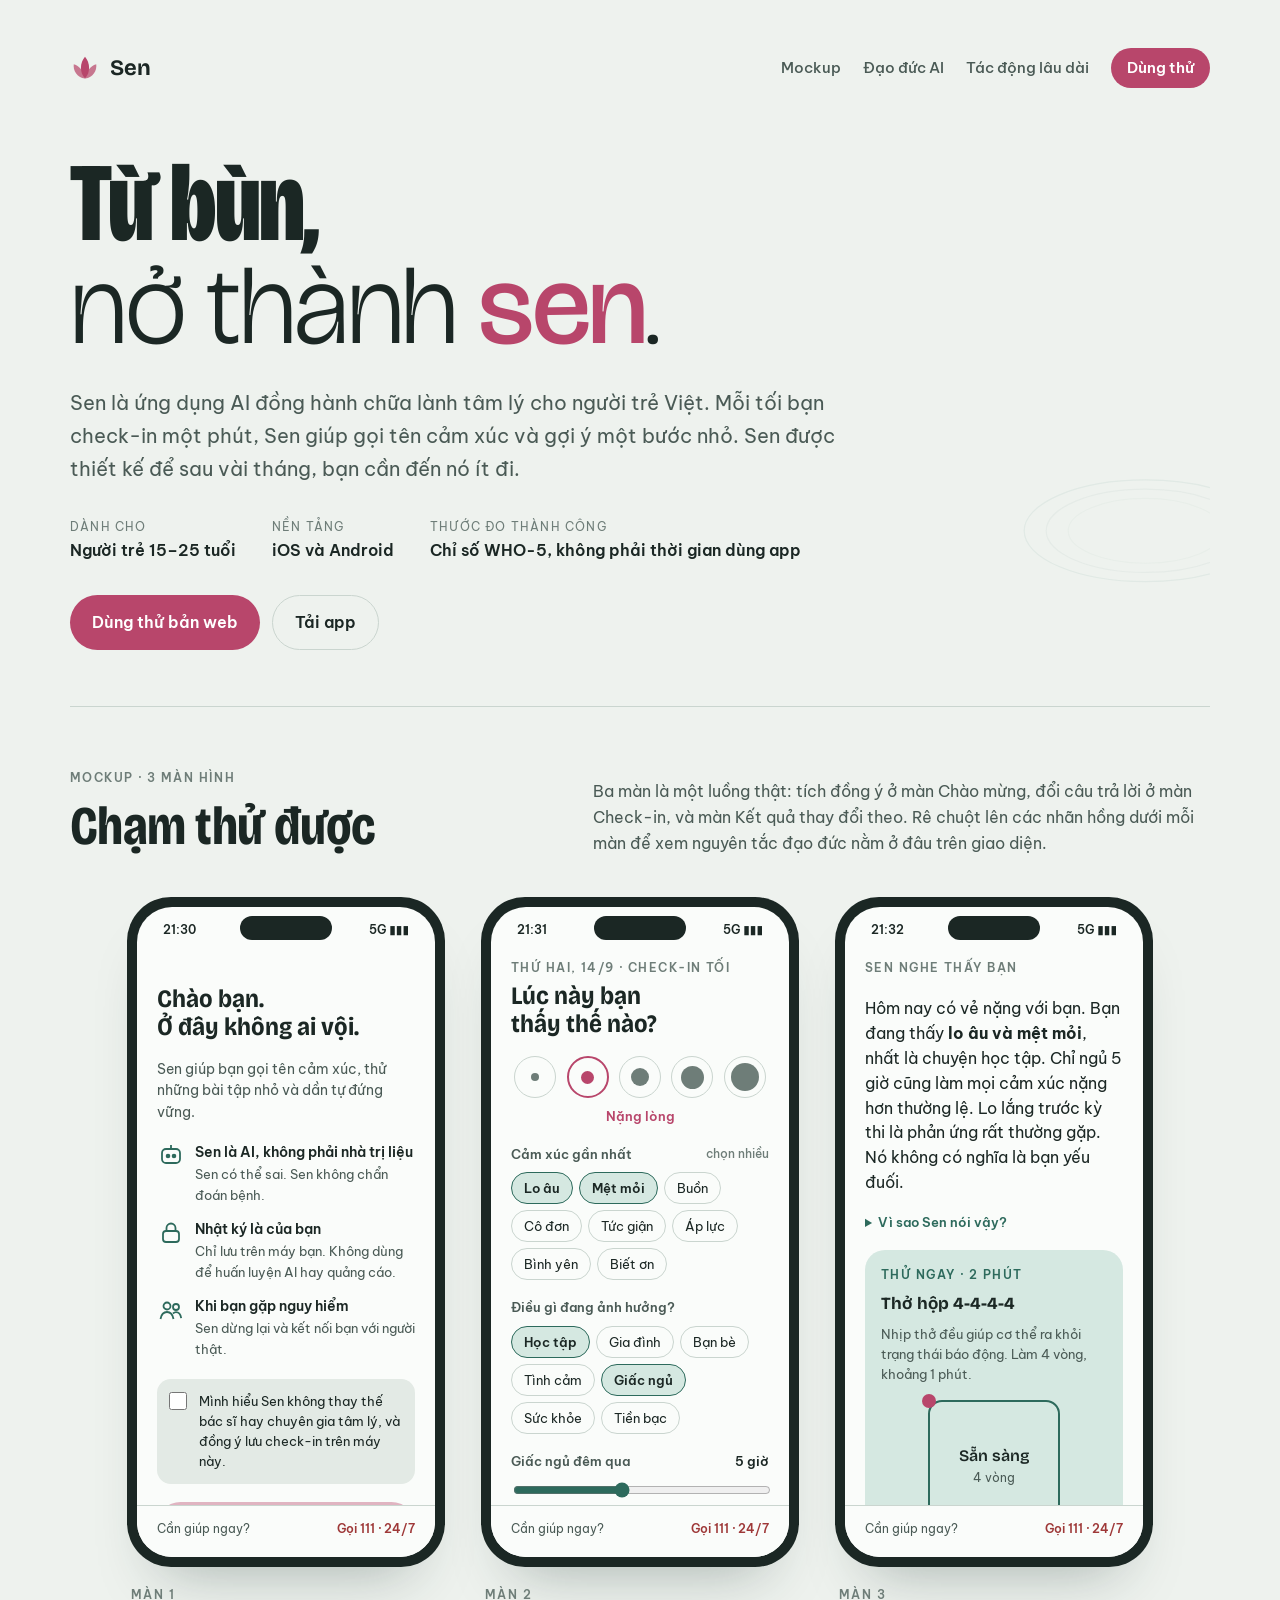
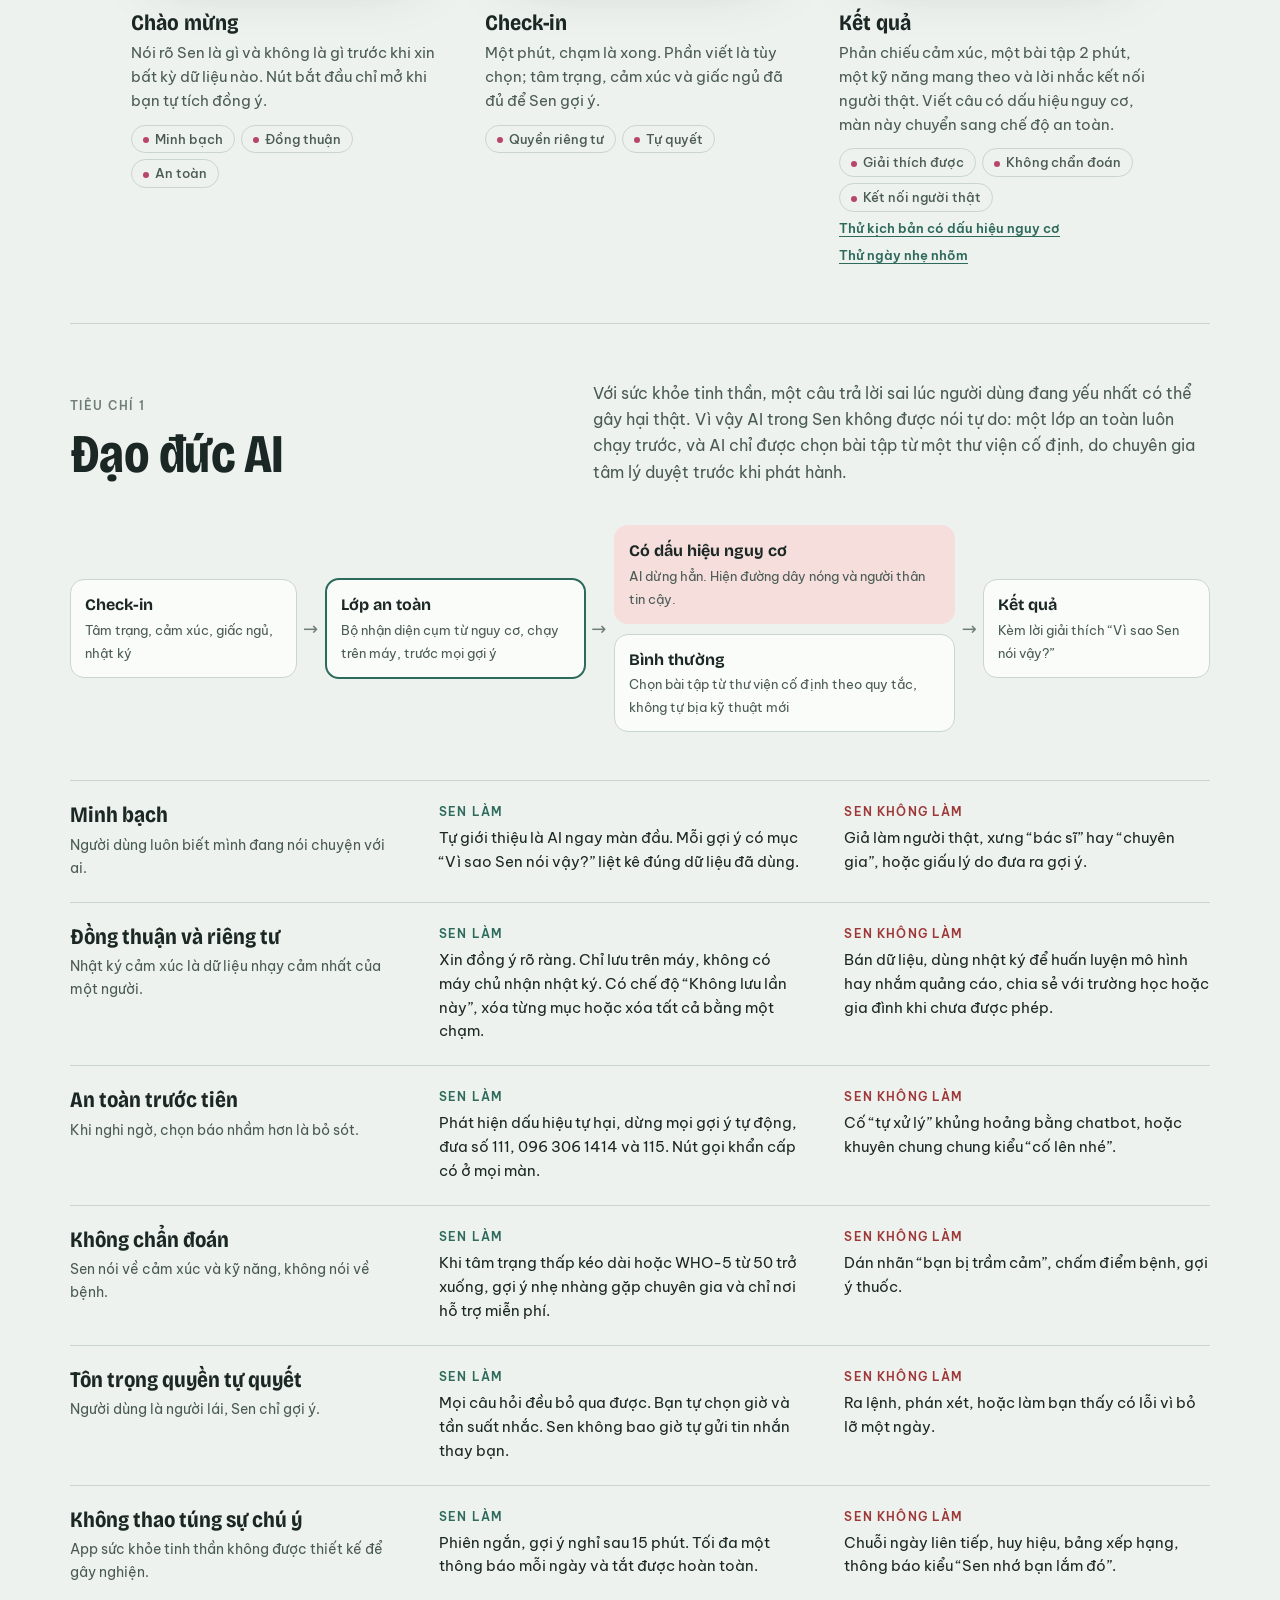
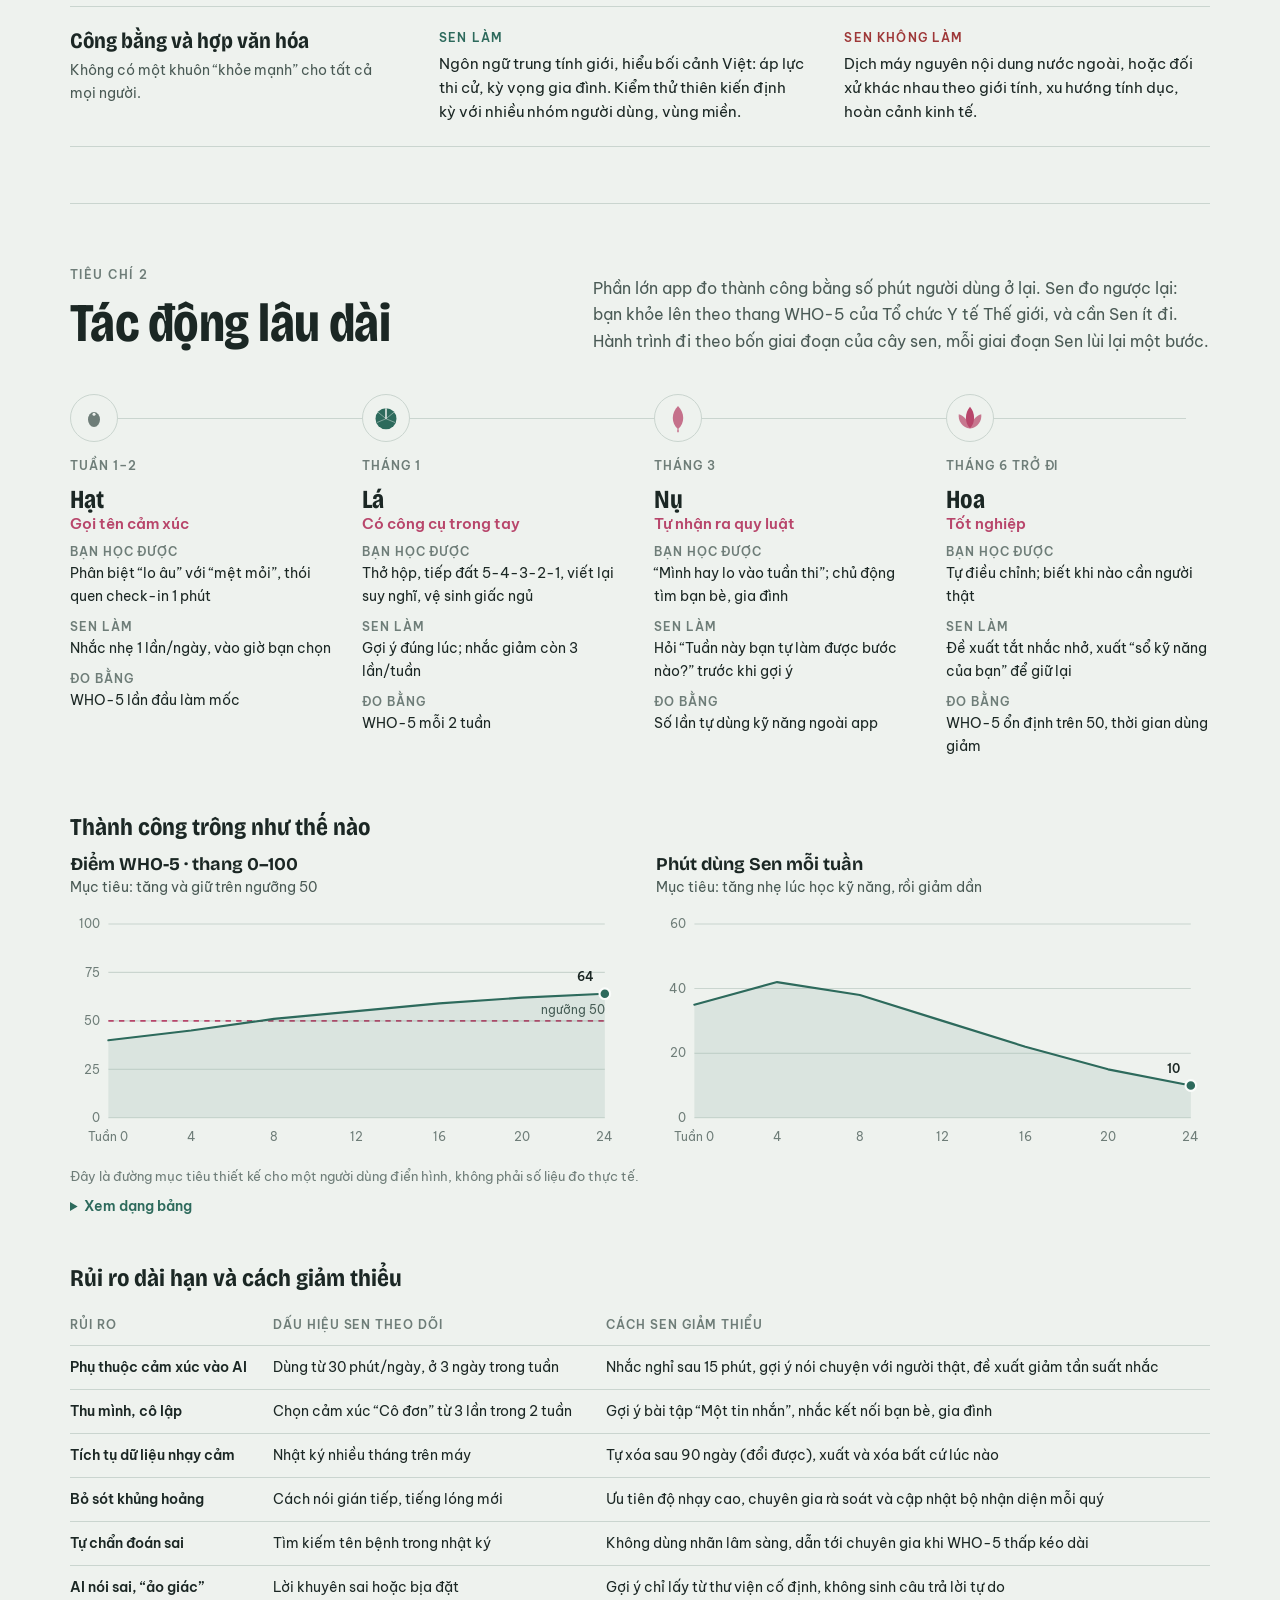
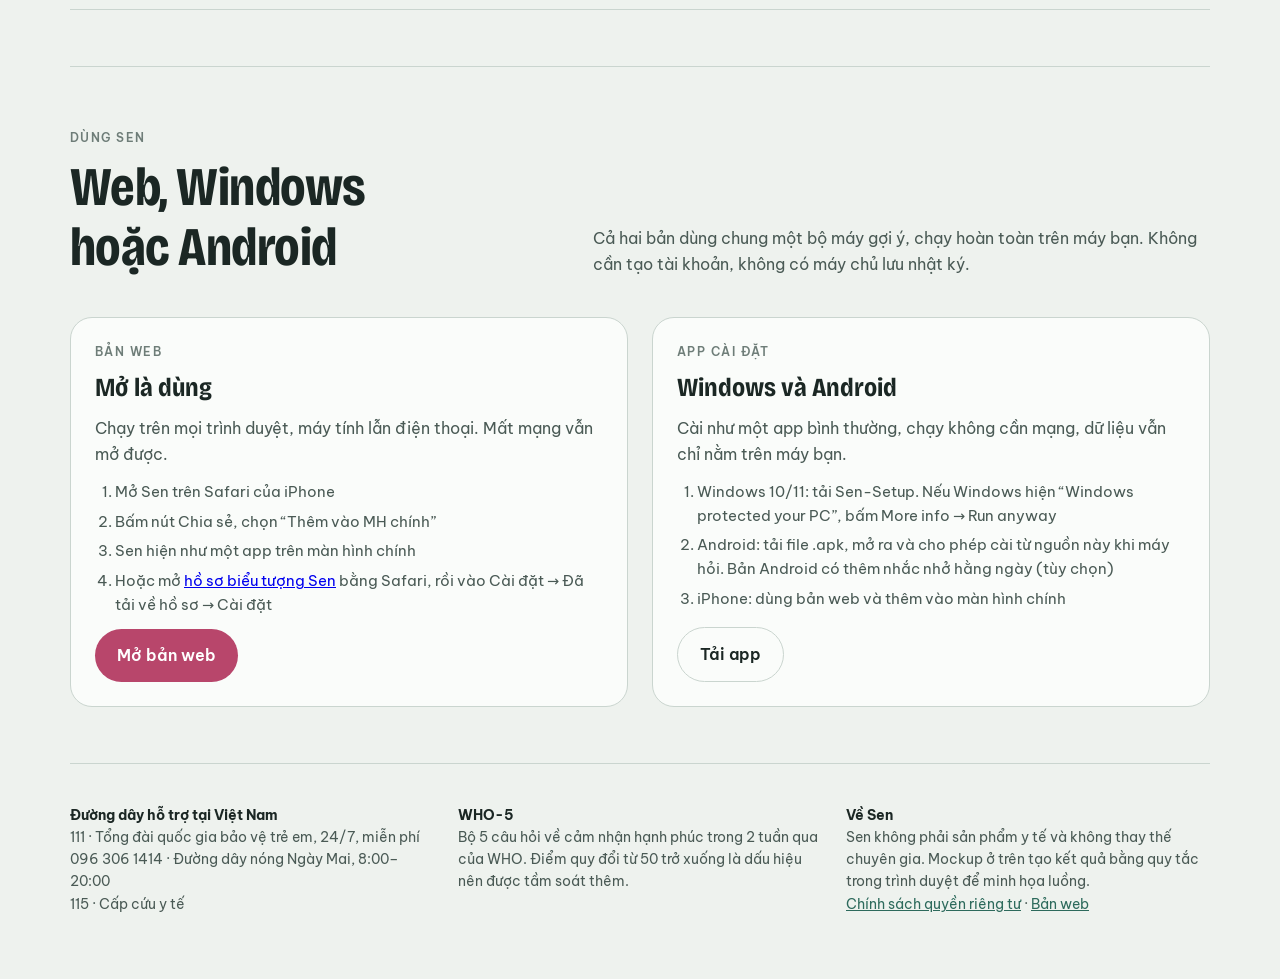
<file: index.html>
<!doctype html>
<html lang="vi">
<head>
<meta charset="utf-8">
<meta name="viewport" content="width=device-width, initial-scale=1">
<title>Sen — Từ bùn, nở thành sen</title>
<meta name="description" content="Sen là ứng dụng AI đồng hành chữa lành tâm lý cho người trẻ Việt, thiết kế theo đạo đức AI và hướng tới tác động lâu dài.">
<meta property="og:type" content="website">
<meta property="og:title" content="Sen — Từ bùn, nở thành sen">
<meta property="og:description" content="Người bạn AI đồng hành chữa lành cho người trẻ Việt. Dữ liệu chỉ lưu trên máy bạn.">
<meta property="og:image" content="og-image.png">
<meta name="twitter:card" content="summary_large_image">
<meta name="theme-color" content="#EEF2EE">
<link rel="icon" href="app/icons/icon.svg" type="image/svg+xml">
<link rel="icon" href="favicon-48.png" type="image/png" sizes="48x48">
<link rel="apple-touch-icon" href="app/icons/apple-touch-icon.png">
<link rel="preconnect" href="https://fonts.googleapis.com">
<link rel="preconnect" href="https://fonts.gstatic.com" crossorigin>
<link rel="stylesheet" href="https://fonts.googleapis.com/css2?family=Bricolage+Grotesque:opsz,wdth,wght@12..96,75..100,200..800&family=Be+Vietnam+Pro:wght@400;500;600;700&display=swap">
<style>
:root{
  --ground:#EEF2EE; --surface:#FAFCFA; --sunk:#E3EAE5; --ink:#1B2724; --ink-2:#4A5A55; --ink-3:#6E7D78;
  --line:#CAD5CF; --leaf:#2D6A5C; --leaf-soft:#D5E8E1; --lotus:#B8466B; --lotus-soft:#F5DCE4; --on-accent:#FFFFFF;
  --warn:#8A5410; --warn-soft:#F6E6CD; --crisis:#9E3838; --crisis-soft:#F5DEDB; --phone-edge:#1B2724;
  --shadow:rgba(27,52,45,.35);
  --f-display:"Bricolage Grotesque","Be Vietnam Pro",system-ui,"Segoe UI",sans-serif;
  --f-body:"Be Vietnam Pro",system-ui,"Segoe UI",Roboto,sans-serif;
}
@media (prefers-color-scheme: dark){
  :root:not([data-theme="light"]){
    --ground:#0F1513; --surface:#161F1C; --sunk:#202B27; --ink:#E2EAE6; --ink-2:#AAB9B3; --ink-3:#83938D;
    --line:#2F3C37; --leaf:#7CC1AE; --leaf-soft:#1E3530; --lotus:#EC8DAB; --lotus-soft:#3A2330; --on-accent:#14201C;
    --warn:#E6B46E; --warn-soft:#382B18; --crisis:#F0968F; --crisis-soft:#3B2222; --phone-edge:#040706;
    --shadow:rgba(0,0,0,.6);
  }
}
:root[data-theme="dark"]{
  --ground:#0F1513; --surface:#161F1C; --sunk:#202B27; --ink:#E2EAE6; --ink-2:#AAB9B3; --ink-3:#83938D;
  --line:#2F3C37; --leaf:#7CC1AE; --leaf-soft:#1E3530; --lotus:#EC8DAB; --lotus-soft:#3A2330; --on-accent:#14201C;
  --warn:#E6B46E; --warn-soft:#382B18; --crisis:#F0968F; --crisis-soft:#3B2222; --phone-edge:#040706;
  --shadow:rgba(0,0,0,.6);
}
*{box-sizing:border-box}
html{scroll-behavior:smooth}
body{background:var(--ground);color:var(--ink);font:16px/1.65 var(--f-body);padding-inline:20px;-webkit-font-smoothing:antialiased}
.wrap{max-width:1140px;margin-inline:auto}
h1,h2,h3,h4{font-family:var(--f-display);margin:0;text-wrap:balance;line-height:1.1}
p{margin:0}
button,input,textarea{font:inherit;color:inherit}
:focus-visible{outline:2px solid var(--lotus);outline-offset:3px}
.eyebrow{font-size:12px;font-weight:600;letter-spacing:.12em;text-transform:uppercase;color:var(--ink-3)}
.muted{color:var(--ink-2)}

/* ---------- hero ---------- */
.hero{position:relative;padding-block:40px 56px;isolation:isolate}
.hero canvas{position:absolute;inset:0;width:100%;height:100%;z-index:-1;pointer-events:none}
.brand{display:flex;align-items:center;gap:10px;font-family:var(--f-display);font-weight:700;font-size:22px}
.brand svg{width:30px;height:30px}
.topbar{display:flex;justify-content:space-between;align-items:center;gap:12px;flex-wrap:wrap}
.hero h1{margin-top:64px;font-size:clamp(3.2rem,9vw,7rem);line-height:.92;letter-spacing:-.02em}
.hero h1 .heavy{display:block;font-weight:800;font-variation-settings:"wdth" 75}
.hero h1 .light{display:block;font-weight:250;font-variation-settings:"wdth" 100}
.hero h1 .light em{font-style:normal;color:var(--lotus);font-weight:500}
.lede{margin-top:28px;max-width:58ch;font-size:clamp(1.05rem,1.8vw,1.25rem);color:var(--ink-2)}
.facts{display:flex;flex-wrap:wrap;gap:12px 36px;margin:32px 0 0;padding:0}
.facts div{display:flex;flex-direction:column}
.facts dt{font-size:12px;letter-spacing:.1em;text-transform:uppercase;color:var(--ink-3)}
.facts dd{margin:0;font-weight:600}

/* ---------- sections ---------- */
section.block{padding-block:56px;border-top:1px solid var(--line)}
.sec-head{display:grid;grid-template-columns:minmax(0,1fr) minmax(0,1.3fr);gap:16px 48px;align-items:end;margin-bottom:40px}
.sec-head h2{font-size:clamp(2.1rem,4.4vw,3.4rem);font-weight:700;font-variation-settings:"wdth" 82;letter-spacing:-.01em;margin-top:8px}
.sec-head p{max-width:62ch;color:var(--ink-2)}

/* ---------- phones ---------- */
.screens{display:flex;flex-wrap:wrap;justify-content:center;gap:48px 36px}
.screen{width:318px;max-width:100%;margin:0;display:flex;flex-direction:column;gap:18px}
.phone{border-radius:44px;background:var(--phone-edge);padding:10px;box-shadow:0 36px 60px -34px var(--shadow);transition:transform .4s ease}
.phone.flash{transform:translateY(-6px)}
.phone-screen{border-radius:35px;background:var(--surface);height:650px;overflow:hidden;display:flex;flex-direction:column;position:relative;font-size:14px;line-height:1.55}
.status{flex:none;height:40px;display:flex;justify-content:space-between;align-items:center;padding:6px 26px 0;font-size:12px;font-weight:600;position:relative}
.status::after{content:"";position:absolute;left:50%;top:9px;width:92px;height:24px;margin-left:-46px;border-radius:14px;background:var(--phone-edge)}
.app{flex:1;overflow-y:auto;padding:10px 20px 18px;display:flex;flex-direction:column;gap:18px;scrollbar-width:thin;scrollbar-color:var(--line) transparent}
.sos{flex:none;display:flex;justify-content:space-between;align-items:center;gap:8px;padding:10px 20px 14px;border-top:1px solid var(--line);font-size:12px;color:var(--ink-2);background:var(--surface)}
.sos button{border:0;background:none;padding:4px 0;font-weight:600;color:var(--crisis);cursor:pointer}
.cap{display:flex;flex-direction:column;gap:6px;padding-inline:4px}
.cap h3{font-size:22px;font-weight:700;font-variation-settings:"wdth" 88}
.cap p{font-size:14.5px;color:var(--ink-2)}
.ethic-chips{display:flex;flex-wrap:wrap;gap:6px;margin-top:6px}
.ethic-chips button{border:1px solid var(--line);background:transparent;border-radius:999px;padding:3px 11px;font-size:12.5px;font-weight:500;color:var(--ink-2);cursor:pointer}
.ethic-chips button::before{content:"";display:inline-block;width:6px;height:6px;border-radius:50%;background:var(--lotus);margin-right:6px;vertical-align:middle}
.ethic-chips button:hover,.ethic-chips button:focus-visible{border-color:var(--lotus);color:var(--ink)}
.demo-links{display:flex;flex-wrap:wrap;gap:6px 14px;font-size:13px}
.demo-links button{border:0;background:none;padding:0;color:var(--leaf);font-weight:600;text-decoration:underline;text-underline-offset:3px;cursor:pointer}
.spot{outline:2px dashed var(--lotus)!important;outline-offset:4px;border-radius:12px}

/* app internals */
.a-title{font-family:var(--f-display);font-size:25px;font-weight:700;line-height:1.12;font-variation-settings:"wdth" 90}
.a-sub{color:var(--ink-2)}
.a-label{font-size:12.5px;font-weight:600;color:var(--ink-2);margin-bottom:8px;display:flex;justify-content:space-between;gap:8px}
.a-label small{font-weight:500;color:var(--ink-3);font-size:11.5px}
.promise{list-style:none;margin:0;padding:0;display:flex;flex-direction:column;gap:12px}
.promise li{display:grid;grid-template-columns:28px 1fr;gap:10px;align-items:start}
.promise svg{width:28px;height:28px}
.promise b{display:block;font-weight:600}
.promise span{color:var(--ink-2);font-size:13px}
.consent{display:grid;grid-template-columns:20px 1fr;gap:10px;align-items:start;background:var(--sunk);padding:12px;border-radius:14px;font-size:13px;cursor:pointer}
.consent input{width:18px;height:18px;margin:1px 0 0;accent-color:var(--leaf)}
.btn{display:block;width:100%;border:0;border-radius:999px;padding:13px 18px;background:var(--lotus);color:var(--on-accent);font-weight:600;cursor:pointer;transition:opacity .2s}
.btn:disabled{opacity:.4;cursor:not-allowed}
.btn.ghost{background:transparent;color:var(--ink);border:1px solid var(--line)}
.btn.small{display:inline-block;width:auto;padding:8px 14px;font-size:13px}
.mood{display:flex;justify-content:space-between;gap:4px}
.mood label{position:relative;flex:1;display:flex;flex-direction:column;align-items:center;gap:4px;cursor:pointer}
.mood input{position:absolute;opacity:0;pointer-events:none}
.mood .dot{width:42px;height:42px;border-radius:50%;border:1.5px solid var(--line);display:grid;place-items:center;transition:border-color .2s}
.mood .dot i{display:block;border-radius:50%;background:var(--ink-3);transition:background .2s}
.mood input:checked + .dot{border-color:var(--lotus);border-width:2px}
.mood input:checked + .dot i{background:var(--lotus)}
.mood input:focus-visible + .dot{outline:2px solid var(--lotus);outline-offset:2px}
.mood-name{text-align:center;font-weight:600;margin-top:8px;font-size:13px;color:var(--lotus)}
.chips{display:flex;flex-wrap:wrap;gap:6px}
.chips button{border:1px solid var(--line);background:transparent;border-radius:999px;padding:5px 12px;font-size:13px;cursor:pointer}
.chips button[aria-pressed="true"]{background:var(--leaf-soft);border-color:var(--leaf);font-weight:600}
.range{width:100%;accent-color:var(--leaf)}
.scale{display:flex;justify-content:space-between;font-size:11px;color:var(--ink-3);font-variant-numeric:tabular-nums}
textarea{width:100%;min-height:104px;resize:vertical;border:1px solid transparent;border-radius:14px;background:var(--sunk);padding:10px 12px;line-height:1.5}
textarea:focus{border-color:var(--leaf);outline:none}
.switch{display:flex;justify-content:space-between;align-items:center;gap:12px;cursor:pointer}
.switch span b{display:block;font-weight:600;font-size:13px}
.switch span small{color:var(--ink-3);font-size:12px}
.switch input{appearance:none;flex:none;width:42px;height:24px;border-radius:12px;background:var(--line);position:relative;cursor:pointer;margin:0;transition:background .2s}
.switch input::after{content:"";position:absolute;top:3px;left:3px;width:18px;height:18px;border-radius:50%;background:var(--surface);transition:transform .2s}
.switch input:checked{background:var(--leaf)}
.switch input:checked::after{transform:translateX(18px)}
.lockline{display:flex;gap:6px;align-items:center;font-size:12px;color:var(--ink-3)}
.lockline svg{width:14px;height:14px;flex:none}
.tag{font-size:10.5px;font-weight:600;letter-spacing:.06em;text-transform:uppercase;color:var(--ink-3);border:1px solid var(--line);border-radius:6px;padding:0 5px}

/* result */
.reflect{font-size:15.5px;line-height:1.6}
details.why{font-size:12.5px;color:var(--ink-2)}
details.why summary{cursor:pointer;font-weight:600;color:var(--leaf)}
details.why ul{margin:8px 0 0;padding-left:18px}
.exercise{background:var(--leaf-soft);border-radius:20px;padding:16px;display:flex;flex-direction:column;gap:10px}
.exercise h4{font-size:17px;font-weight:700}
.box-breath{position:relative;width:132px;height:132px;margin:6px auto;border:2px solid var(--leaf);border-radius:14px;display:grid;place-items:center;text-align:center}
.box-breath .phase{font-family:var(--f-display);font-weight:600;font-size:16px}
.box-breath .count{display:block;font-size:12px;color:var(--ink-2);font-variant-numeric:tabular-nums}
.box-breath .runner{position:absolute;width:14px;height:14px;border-radius:50%;background:var(--lotus);top:-8px;left:-8px}
.box-breath.on .runner{animation:box 16s linear infinite}
@keyframes box{0%{top:-8px;left:-8px}25%{top:-8px;left:calc(100% - 6px)}50%{top:calc(100% - 6px);left:calc(100% - 6px)}75%{top:calc(100% - 6px);left:-8px}100%{top:-8px;left:-8px}}
.steps{margin:0;padding-left:18px;display:flex;flex-direction:column;gap:4px}
.r-sec h4{font-size:15px;font-weight:700;margin-bottom:6px}
.r-sec ul.keep{list-style:none;margin:0;padding:0;display:flex;flex-direction:column;gap:8px}
.r-sec ul.keep li{padding-left:14px;position:relative}
.r-sec ul.keep li::before{content:"";position:absolute;left:0;top:.62em;width:6px;height:6px;border-radius:50%;background:var(--leaf)}
.spark{width:100%;height:auto;display:block}
.note-warn{background:var(--warn-soft);border-radius:14px;padding:12px;font-size:13px;display:flex;flex-direction:column;gap:8px}
.note-warn b{color:var(--warn)}
.fine{font-size:11.5px;color:var(--ink-3);border-top:1px solid var(--line);padding-top:10px;display:flex;justify-content:space-between;gap:8px;align-items:start}
.fine button{flex:none;border:0;background:none;color:var(--crisis);font-size:11.5px;font-weight:600;cursor:pointer;padding:0}
.crisis{display:flex;flex-direction:column;gap:12px}
.crisis .a-title{color:var(--ink)}
.callbtn{display:grid;grid-template-columns:1fr auto;align-items:center;gap:2px 10px;text-align:left;width:100%;border:1px solid var(--line);background:var(--surface);border-radius:16px;padding:11px 14px;cursor:pointer}
.callbtn.first{background:var(--crisis-soft);border-color:transparent}
.callbtn b{font-size:17px;font-variant-numeric:tabular-nums;font-family:var(--f-display)}
.callbtn span{grid-column:1;font-size:12px;color:var(--ink-2)}
.callbtn i{grid-row:1/span 2;grid-column:2;font-style:normal;font-weight:600;font-size:12.5px;color:var(--crisis)}
.paused{font-size:12px;color:var(--ink-2);background:var(--sunk);border-radius:12px;padding:10px 12px}
.loading{opacity:.35;transition:opacity .25s}

/* ---------- ethics ---------- */
.flow{display:grid;grid-template-columns:1fr 1.15fr 1.5fr 1fr;gap:28px;align-items:center;margin-bottom:48px}
.flow > div{position:relative}
.flow > div:not(:last-child)::after{content:"→";position:absolute;right:-22px;top:50%;transform:translateY(-50%);color:var(--ink-3);font-size:18px}
.node{border:1px solid var(--line);border-radius:14px;padding:12px 14px;background:var(--surface);font-size:14px}
.node b{display:block;font-family:var(--f-display);font-size:16px;font-weight:700}
.node span{color:var(--ink-2);font-size:13px}
.node.gate{border:2px solid var(--leaf)}
.fork{display:flex;flex-direction:column;gap:10px}
.node.stop{background:var(--crisis-soft);border-color:transparent}
.principles{list-style:none;margin:0;padding:0}
.principles li{display:grid;grid-template-columns:minmax(0,.9fr) minmax(0,1fr) minmax(0,1fr);gap:12px 40px;padding-block:22px;border-top:1px solid var(--line)}
.principles li:last-child{border-bottom:1px solid var(--line)}
.principles h3{font-size:22px;font-weight:700;font-variation-settings:"wdth" 86}
.principles .gist{font-size:14px;color:var(--ink-2);margin-top:6px}
.do-dont{font-size:14.5px}
.do-dont .k{display:block;font-size:11.5px;font-weight:600;letter-spacing:.1em;text-transform:uppercase;margin-bottom:4px}
.do .k{color:var(--leaf)}
.dont .k{color:var(--crisis)}

/* ---------- long-term ---------- */
.stages{display:grid;grid-template-columns:repeat(4,minmax(0,1fr));gap:28px;list-style:none;margin:0 0 56px;padding:0;position:relative}
.stages::before{content:"";position:absolute;left:24px;right:24px;top:24px;height:1px;background:var(--line);z-index:0}
.stage{position:relative;display:flex;flex-direction:column;gap:10px}
.stage .glyph{width:48px;height:48px;border-radius:50%;background:var(--ground);border:1px solid var(--line);display:grid;place-items:center;position:relative;z-index:1}
.stage .glyph svg{width:30px;height:30px}
.stage .when{font-size:12px;font-weight:600;letter-spacing:.08em;text-transform:uppercase;color:var(--ink-3);margin-top:4px}
.stage h3{font-size:26px;font-weight:700;font-variation-settings:"wdth" 80}
.stage h3 small{display:block;font-family:var(--f-body);font-size:15px;font-weight:600;color:var(--lotus);margin-top:2px}
.stage dl{margin:0;display:flex;flex-direction:column;gap:10px;font-size:14px}
.stage dt{font-size:11.5px;font-weight:600;letter-spacing:.08em;text-transform:uppercase;color:var(--ink-3)}
.stage dd{margin:0}
.charts{display:grid;grid-template-columns:repeat(2,minmax(0,1fr));gap:32px;margin-bottom:12px}
.chart{margin:0;position:relative}
.chart h3{font-size:18px;font-weight:700}
.chart p{font-size:13.5px;color:var(--ink-2);margin:2px 0 10px}
.chart svg{width:100%;height:auto;display:block;overflow:visible}
.chart svg text{fill:var(--ink-3);font-size:11px;font-family:var(--f-body)}
.tip{position:absolute;pointer-events:none;background:var(--ink);color:var(--ground);font-size:12.5px;padding:5px 9px;border-radius:8px;white-space:nowrap;transform:translate(-50%,-120%);font-variant-numeric:tabular-nums}
.chart-note{font-size:13px;color:var(--ink-3);margin-bottom:8px}
details.table-view{font-size:13.5px;margin-bottom:48px}
details.table-view summary{cursor:pointer;color:var(--leaf);font-weight:600}
.tbl-wrap{overflow-x:auto;margin-top:12px}
table{border-collapse:collapse;width:100%;font-size:14px}
th,td{text-align:left;padding:10px 14px 10px 0;border-bottom:1px solid var(--line);vertical-align:top}
th{font-size:11.5px;letter-spacing:.08em;text-transform:uppercase;color:var(--ink-3);font-weight:600}
td.num{font-variant-numeric:tabular-nums}
.risk td:first-child{font-weight:600;min-width:150px}
.risk td{min-width:180px}
h3.sub{font-size:24px;font-weight:700;font-variation-settings:"wdth" 86;margin-bottom:14px}

footer{padding-block:40px 56px;border-top:1px solid var(--line);font-size:13.5px;color:var(--ink-2);display:grid;grid-template-columns:repeat(auto-fit,minmax(240px,1fr));gap:24px}
footer b{color:var(--ink)}
.toast{position:fixed;left:50%;bottom:24px;transform:translate(-50%,20px);background:var(--ink);color:var(--ground);padding:10px 16px;border-radius:12px;font-size:14px;opacity:0;pointer-events:none;transition:opacity .25s,transform .25s;max-width:calc(100% - 32px);z-index:10}
.toast.show{opacity:1;transform:translate(-50%,0)}

@media (max-width:900px){
  .sec-head{grid-template-columns:1fr}
  .flow{grid-template-columns:1fr;gap:26px}
  .flow > div:not(:last-child)::after{content:"↓";right:auto;left:22px;top:auto;bottom:-24px;transform:none}
  .principles li{grid-template-columns:1fr;gap:10px}
  .stages{grid-template-columns:repeat(2,minmax(0,1fr))}
  .stages::before{display:none}
  .charts{grid-template-columns:1fr}
}
@media (max-width:520px){
  .stages{grid-template-columns:1fr}
  .hero h1{margin-top:44px}
  .phone-screen{height:620px}
}
@media (prefers-reduced-motion:reduce){
  html{scroll-behavior:auto}
  .box-breath.on .runner{animation:none}
  .phone,.toast{transition:none}
}

/* ---------- site additions ---------- */
.site-nav{display:flex;align-items:center;gap:6px 22px;flex-wrap:wrap;font-size:14.5px}
.site-nav a{color:var(--ink-2);text-decoration:none;font-weight:500}
.site-nav a:hover{color:var(--ink)}
.site-nav a.cta{background:var(--lotus);color:var(--on-accent);padding:8px 16px;border-radius:999px;font-weight:600}
.cta-row{display:flex;flex-wrap:wrap;gap:12px;margin-top:32px}
.btn-site{display:inline-flex;align-items:center;gap:8px;border-radius:999px;padding:13px 22px;font-weight:600;text-decoration:none;background:var(--lotus);color:var(--on-accent)}
.btn-site.ghost{background:transparent;color:var(--ink);border:1px solid var(--line)}
.get{display:grid;grid-template-columns:repeat(2,minmax(0,1fr));gap:24px}
.get article{background:var(--surface);border:1px solid var(--line);border-radius:22px;padding:24px;display:flex;flex-direction:column;gap:12px}
.get h3{font-size:26px;font-weight:700;font-variation-settings:"wdth" 84}
.get ol{margin:0;padding-left:20px;display:flex;flex-direction:column;gap:6px;color:var(--ink-2);font-size:14.5px}
.get .btn-site{align-self:flex-start;margin-top:auto}
@media (max-width:900px){.get{grid-template-columns:1fr}}
@media (max-width:640px){.site-nav a:not(.cta){display:none}}
</style>
</head>
<body>

<svg width="0" height="0" style="position:absolute" aria-hidden="true">
  <defs>
    <symbol id="g-bloom" viewBox="0 0 40 40"><path d="M20 5C27 13 27.5 26 20 34C12.5 26 13 13 20 5Z" fill="currentColor"/><path d="M20 34C9 33 4 23 5 15C13 17 18.5 25 20 34Z" fill="currentColor" opacity=".72"/><path d="M20 34C31 33 36 23 35 15C27 17 21.5 25 20 34Z" fill="currentColor" opacity=".72"/></symbol>
    <symbol id="g-seed" viewBox="0 0 40 40"><ellipse cx="20" cy="22" rx="8" ry="10" fill="currentColor"/><circle cx="20" cy="15" r="2" fill="var(--ground)"/></symbol>
    <symbol id="g-leaf" viewBox="0 0 40 40"><circle cx="20" cy="21" r="14" fill="currentColor"/><path d="M20 21L20 7" stroke="var(--ground)" stroke-width="2"/><path d="M20 21L9 12M20 21L31 12M20 21L8 26M20 21L32 26" stroke="var(--ground)" stroke-width="1" opacity=".6"/></symbol>
    <symbol id="g-bud" viewBox="0 0 40 40"><path d="M20 4C29 13 29.5 27 20 35C10.5 27 11 13 20 4Z" fill="currentColor"/><path d="M20 35L20 39" stroke="currentColor" stroke-width="2"/></symbol>
  </defs>
</svg>

<header class="hero wrap">
  <canvas id="pond" aria-hidden="true"></canvas>
  <div class="topbar">
    <div class="brand"><svg style="color:var(--lotus)"><use href="#g-bloom"/></svg>Sen</div>
    <nav class="site-nav" aria-label="Trang"><a href="#screens">Mockup</a><a href="#ethics">Đạo đức AI</a><a href="#impact">Tác động lâu dài</a><a class="cta" href="app/">Dùng thử</a></nav>
  </div>
  <h1><span class="heavy">Từ bùn,</span><span class="light">nở thành <em>sen</em>.</span></h1>
  <p class="lede">Sen là ứng dụng AI đồng hành chữa lành tâm lý cho người trẻ Việt. Mỗi tối bạn check-in một phút, Sen giúp gọi tên cảm xúc và gợi ý một bước nhỏ. Sen được thiết kế để sau vài tháng, bạn cần đến nó ít đi.</p>
  <dl class="facts">
    <div><dt>Dành cho</dt><dd>Người trẻ 15–25 tuổi</dd></div>
    <div><dt>Nền tảng</dt><dd>iOS và Android</dd></div>
    <div><dt>Thước đo thành công</dt><dd>Chỉ số WHO-5, không phải thời gian dùng app</dd></div>
  </dl>
  <div class="cta-row"><a class="btn-site" href="app/">Dùng thử bản web</a><a class="btn-site ghost" href="#get">Tải app</a></div>
</header>

<main class="wrap">
<section class="block" id="screens">
  <div class="sec-head">
    <div><span class="eyebrow">Mockup · 3 màn hình</span><h2>Chạm thử được</h2></div>
    <p>Ba màn là một luồng thật: tích đồng ý ở màn Chào mừng, đổi câu trả lời ở màn Check-in, và màn Kết quả thay đổi theo. Rê chuột lên các nhãn hồng dưới mỗi màn để xem nguyên tắc đạo đức nằm ở đâu trên giao diện.</p>
  </div>

  <div class="screens">
    <!-- Screen 1: Welcome -->
    <figure class="screen">
      <div class="phone" id="phone-1">
        <div class="phone-screen">
          <div class="status"><span>21:30</span><span>5G ▮▮▮</span></div>
          <div class="app">
            <svg style="width:44px;height:44px;color:var(--lotus);margin-top:10px"><use href="#g-bloom"/></svg>
            <h4 class="a-title">Chào bạn.<br>Ở đây không ai vội.</h4>
            <p class="a-sub">Sen giúp bạn gọi tên cảm xúc, thử những bài tập nhỏ và dần tự đứng vững.</p>
            <ul class="promise">
              <li data-spot="w-ai"><svg viewBox="0 0 28 28" fill="none" stroke="var(--leaf)" stroke-width="1.8"><rect x="5" y="7" width="18" height="14" rx="4"/><circle cx="11" cy="14" r="1.4" fill="var(--leaf)"/><circle cx="17" cy="14" r="1.4" fill="var(--leaf)"/><path d="M14 3v4"/></svg><div><b>Sen là AI, không phải nhà trị liệu</b><span>Sen có thể sai. Sen không chẩn đoán bệnh.</span></div></li>
              <li data-spot="w-data"><svg viewBox="0 0 28 28" fill="none" stroke="var(--leaf)" stroke-width="1.8"><rect x="6" y="12" width="16" height="11" rx="3"/><path d="M9.5 12V9a4.5 4.5 0 0 1 9 0v3"/></svg><div><b>Nhật ký là của bạn</b><span>Chỉ lưu trên máy bạn. Không dùng để huấn luyện AI hay quảng cáo.</span></div></li>
              <li data-spot="w-human"><svg viewBox="0 0 28 28" fill="none" stroke="var(--leaf)" stroke-width="1.8"><circle cx="10" cy="10" r="3.5"/><circle cx="19" cy="11" r="3"/><path d="M3.5 23c.8-4.5 3.4-7 6.5-7s5.7 2.5 6.5 7M16 17.5c1-.9 2-1.3 3-1.3 2.6 0 4.6 2.2 5.2 6"/></svg><div><b>Khi bạn gặp nguy hiểm</b><span>Sen dừng lại và kết nối bạn với người thật.</span></div></li>
            </ul>
            <label class="consent" data-spot="w-consent" for="consent"><input type="checkbox" id="consent"><span>Mình hiểu Sen không thay thế bác sĩ hay chuyên gia tâm lý, và đồng ý lưu check-in trên máy này.</span></label>
            <button class="btn" id="start" disabled>Bắt đầu check-in</button>
          </div>
          <div class="sos" data-spot="w-sos"><span>Cần giúp ngay?</span><button type="button" data-call="111">Gọi 111 · 24/7</button></div>
        </div>
      </div>
      <figcaption class="cap">
        <span class="eyebrow">Màn 1</span>
        <h3>Chào mừng</h3>
        <p>Nói rõ Sen là gì và không là gì trước khi xin bất kỳ dữ liệu nào. Nút bắt đầu chỉ mở khi bạn tự tích đồng ý.</p>
        <div class="ethic-chips">
          <button type="button" data-target="w-ai">Minh bạch</button>
          <button type="button" data-target="w-consent,w-data">Đồng thuận</button>
          <button type="button" data-target="w-human,w-sos">An toàn</button>
        </div>
      </figcaption>
    </figure>

    <!-- Screen 2: Input -->
    <figure class="screen">
      <div class="phone" id="phone-2">
        <div class="phone-screen">
          <div class="status"><span>21:31</span><span>5G ▮▮▮</span></div>
          <div class="app">
            <div><span class="eyebrow">Thứ Hai, 14/9 · Check-in tối</span><h4 class="a-title" style="margin-top:4px">Lúc này bạn thấy thế nào?</h4></div>
            <div>
              <div class="mood" role="radiogroup" aria-label="Tâm trạng" id="mood"></div>
              <p class="mood-name" id="mood-name"></p>
            </div>
            <div>
              <p class="a-label">Cảm xúc gần nhất <small>chọn nhiều</small></p>
              <div class="chips" id="emotions"></div>
            </div>
            <div>
              <p class="a-label">Điều gì đang ảnh hưởng?</p>
              <div class="chips" id="triggers"></div>
            </div>
            <div>
              <p class="a-label"><label for="sleep">Giấc ngủ đêm qua</label> <output id="sleep-out" for="sleep" style="color:var(--ink);font-variant-numeric:tabular-nums">5 giờ</output></p>
              <input class="range" type="range" id="sleep" min="0" max="12" step="0.5" value="5">
              <div class="scale"><span>0</span><span>6</span><span>12 giờ</span></div>
            </div>
            <div data-spot="i-free">
              <p class="a-label"><label for="journal">Kể thêm nếu bạn muốn</label> <small>không bắt buộc · <span class="tag">mẫu</span></small></p>
              <textarea id="journal">Tuần sau thi cuối kỳ mà mình chưa ôn được mấy. Tối nào cũng thức tới 2h, sáng dậy đầu nặng trĩu.</textarea>
            </div>
            <div data-spot="i-privacy" style="display:flex;flex-direction:column;gap:10px">
              <label class="switch" for="incognito"><span><b>Không lưu lần này</b><small>Sen vẫn gợi ý, rồi quên ngay</small></span><input type="checkbox" id="incognito"></label>
              <p class="lockline"><svg viewBox="0 0 16 16" fill="none" stroke="currentColor" stroke-width="1.5"><rect x="3" y="7" width="10" height="7" rx="2"/><path d="M5.5 7V5a2.5 2.5 0 0 1 5 0v2"/></svg>Chỉ lưu trên máy này · Tự xóa sau 90 ngày</p>
            </div>
            <button class="btn" id="submit">Xem gợi ý</button>
          </div>
          <div class="sos"><span>Cần giúp ngay?</span><button type="button" data-call="111">Gọi 111 · 24/7</button></div>
        </div>
      </div>
      <figcaption class="cap">
        <span class="eyebrow">Màn 2</span>
        <h3>Check-in</h3>
        <p>Một phút, chạm là xong. Phần viết là tùy chọn; tâm trạng, cảm xúc và giấc ngủ đã đủ để Sen gợi ý.</p>
        <div class="ethic-chips">
          <button type="button" data-target="i-privacy">Quyền riêng tư</button>
          <button type="button" data-target="i-free">Tự quyết</button>
        </div>
      </figcaption>
    </figure>

    <!-- Screen 3: Result -->
    <figure class="screen">
      <div class="phone" id="phone-3">
        <div class="phone-screen">
          <div class="status"><span>21:32</span><span>5G ▮▮▮</span></div>
          <div class="app" id="result" aria-live="polite"></div>
          <div class="sos"><span>Cần giúp ngay?</span><button type="button" data-call="111">Gọi 111 · 24/7</button></div>
        </div>
      </div>
      <figcaption class="cap">
        <span class="eyebrow">Màn 3</span>
        <h3>Kết quả</h3>
        <p>Phản chiếu cảm xúc, một bài tập 2 phút, một kỹ năng mang theo và lời nhắc kết nối người thật. Viết câu có dấu hiệu nguy cơ, màn này chuyển sang chế độ an toàn.</p>
        <div class="ethic-chips">
          <button type="button" data-target="r-why">Giải thích được</button>
          <button type="button" data-target="r-fine">Không chẩn đoán</button>
          <button type="button" data-target="r-human,r-refer">Kết nối người thật</button>
        </div>
        <div class="demo-links">
          <button type="button" id="demo-crisis">Thử kịch bản có dấu hiệu nguy cơ</button>
          <button type="button" id="demo-calm">Thử ngày nhẹ nhõm</button>
        </div>
      </figcaption>
    </figure>
  </div>
</section>

<section class="block" id="ethics">
  <div class="sec-head">
    <div><span class="eyebrow">Tiêu chí 1</span><h2>Đạo đức AI</h2></div>
    <p>Với sức khỏe tinh thần, một câu trả lời sai lúc người dùng đang yếu nhất có thể gây hại thật. Vì vậy AI trong Sen không được nói tự do: một lớp an toàn luôn chạy trước, và AI chỉ được chọn bài tập từ một thư viện cố định, do chuyên gia tâm lý duyệt trước khi phát hành.</p>
  </div>

  <div class="flow" aria-label="Luồng xử lý một lần check-in">
    <div class="node"><b>Check-in</b><span>Tâm trạng, cảm xúc, giấc ngủ, nhật ký</span></div>
    <div class="node gate"><b>Lớp an toàn</b><span>Bộ nhận diện cụm từ nguy cơ, chạy trên máy, trước mọi gợi ý</span></div>
    <div class="fork">
      <div class="node stop"><b>Có dấu hiệu nguy cơ</b><span>AI dừng hẳn. Hiện đường dây nóng và người thân tin cậy.</span></div>
      <div class="node"><b>Bình thường</b><span>Chọn bài tập từ thư viện cố định theo quy tắc, không tự bịa kỹ thuật mới</span></div>
    </div>
    <div class="node"><b>Kết quả</b><span>Kèm lời giải thích “Vì sao Sen nói vậy?”</span></div>
  </div>

  <ul class="principles">
    <li>
      <div><h3>Minh bạch</h3><p class="gist">Người dùng luôn biết mình đang nói chuyện với ai.</p></div>
      <p class="do-dont do"><span class="k">Sen làm</span>Tự giới thiệu là AI ngay màn đầu. Mỗi gợi ý có mục “Vì sao Sen nói vậy?” liệt kê đúng dữ liệu đã dùng.</p>
      <p class="do-dont dont"><span class="k">Sen không làm</span>Giả làm người thật, xưng “bác sĩ” hay “chuyên gia”, hoặc giấu lý do đưa ra gợi ý.</p>
    </li>
    <li>
      <div><h3>Đồng thuận và riêng tư</h3><p class="gist">Nhật ký cảm xúc là dữ liệu nhạy cảm nhất của một người.</p></div>
      <p class="do-dont do"><span class="k">Sen làm</span>Xin đồng ý rõ ràng. Chỉ lưu trên máy, không có máy chủ nhận nhật ký. Có chế độ “Không lưu lần này”, xóa từng mục hoặc xóa tất cả bằng một chạm.</p>
      <p class="do-dont dont"><span class="k">Sen không làm</span>Bán dữ liệu, dùng nhật ký để huấn luyện mô hình hay nhắm quảng cáo, chia sẻ với trường học hoặc gia đình khi chưa được phép.</p>
    </li>
    <li>
      <div><h3>An toàn trước tiên</h3><p class="gist">Khi nghi ngờ, chọn báo nhầm hơn là bỏ sót.</p></div>
      <p class="do-dont do"><span class="k">Sen làm</span>Phát hiện dấu hiệu tự hại, dừng mọi gợi ý tự động, đưa số 111, 096 306 1414 và 115. Nút gọi khẩn cấp có ở mọi màn.</p>
      <p class="do-dont dont"><span class="k">Sen không làm</span>Cố “tự xử lý” khủng hoảng bằng chatbot, hoặc khuyên chung chung kiểu “cố lên nhé”.</p>
    </li>
    <li>
      <div><h3>Không chẩn đoán</h3><p class="gist">Sen nói về cảm xúc và kỹ năng, không nói về bệnh.</p></div>
      <p class="do-dont do"><span class="k">Sen làm</span>Khi tâm trạng thấp kéo dài hoặc WHO-5 từ 50 trở xuống, gợi ý nhẹ nhàng gặp chuyên gia và chỉ nơi hỗ trợ miễn phí.</p>
      <p class="do-dont dont"><span class="k">Sen không làm</span>Dán nhãn “bạn bị trầm cảm”, chấm điểm bệnh, gợi ý thuốc.</p>
    </li>
    <li>
      <div><h3>Tôn trọng quyền tự quyết</h3><p class="gist">Người dùng là người lái, Sen chỉ gợi ý.</p></div>
      <p class="do-dont do"><span class="k">Sen làm</span>Mọi câu hỏi đều bỏ qua được. Bạn tự chọn giờ và tần suất nhắc. Sen không bao giờ tự gửi tin nhắn thay bạn.</p>
      <p class="do-dont dont"><span class="k">Sen không làm</span>Ra lệnh, phán xét, hoặc làm bạn thấy có lỗi vì bỏ lỡ một ngày.</p>
    </li>
    <li>
      <div><h3>Không thao túng sự chú ý</h3><p class="gist">App sức khỏe tinh thần không được thiết kế để gây nghiện.</p></div>
      <p class="do-dont do"><span class="k">Sen làm</span>Phiên ngắn, gợi ý nghỉ sau 15 phút. Tối đa một thông báo mỗi ngày và tắt được hoàn toàn.</p>
      <p class="do-dont dont"><span class="k">Sen không làm</span>Chuỗi ngày liên tiếp, huy hiệu, bảng xếp hạng, thông báo kiểu “Sen nhớ bạn lắm đó”.</p>
    </li>
    <li>
      <div><h3>Công bằng và hợp văn hóa</h3><p class="gist">Không có một khuôn “khỏe mạnh” cho tất cả mọi người.</p></div>
      <p class="do-dont do"><span class="k">Sen làm</span>Ngôn ngữ trung tính giới, hiểu bối cảnh Việt: áp lực thi cử, kỳ vọng gia đình. Kiểm thử thiên kiến định kỳ với nhiều nhóm người dùng, vùng miền.</p>
      <p class="do-dont dont"><span class="k">Sen không làm</span>Dịch máy nguyên nội dung nước ngoài, hoặc đối xử khác nhau theo giới tính, xu hướng tính dục, hoàn cảnh kinh tế.</p>
    </li>
  </ul>
</section>

<section class="block" id="impact">
  <div class="sec-head">
    <div><span class="eyebrow">Tiêu chí 2</span><h2>Tác động lâu dài</h2></div>
    <p>Phần lớn app đo thành công bằng số phút người dùng ở lại. Sen đo ngược lại: bạn khỏe lên theo thang WHO-5 của Tổ chức Y tế Thế giới, và cần Sen ít đi. Hành trình đi theo bốn giai đoạn của cây sen, mỗi giai đoạn Sen lùi lại một bước.</p>
  </div>

  <ol class="stages">
    <li class="stage">
      <span class="glyph"><svg style="color:var(--ink-3)"><use href="#g-seed"/></svg></span>
      <span class="when">Tuần 1–2</span>
      <h3>Hạt<small>Gọi tên cảm xúc</small></h3>
      <dl>
        <div><dt>Bạn học được</dt><dd>Phân biệt “lo âu” với “mệt mỏi”, thói quen check-in 1 phút</dd></div>
        <div><dt>Sen làm</dt><dd>Nhắc nhẹ 1 lần/ngày, vào giờ bạn chọn</dd></div>
        <div><dt>Đo bằng</dt><dd>WHO-5 lần đầu làm mốc</dd></div>
      </dl>
    </li>
    <li class="stage">
      <span class="glyph"><svg style="color:var(--leaf)"><use href="#g-leaf"/></svg></span>
      <span class="when">Tháng 1</span>
      <h3>Lá<small>Có công cụ trong tay</small></h3>
      <dl>
        <div><dt>Bạn học được</dt><dd>Thở hộp, tiếp đất 5-4-3-2-1, viết lại suy nghĩ, vệ sinh giấc ngủ</dd></div>
        <div><dt>Sen làm</dt><dd>Gợi ý đúng lúc; nhắc giảm còn 3 lần/tuần</dd></div>
        <div><dt>Đo bằng</dt><dd>WHO-5 mỗi 2 tuần</dd></div>
      </dl>
    </li>
    <li class="stage">
      <span class="glyph"><svg style="color:var(--lotus);opacity:.75"><use href="#g-bud"/></svg></span>
      <span class="when">Tháng 3</span>
      <h3>Nụ<small>Tự nhận ra quy luật</small></h3>
      <dl>
        <div><dt>Bạn học được</dt><dd>“Mình hay lo vào tuần thi”; chủ động tìm bạn bè, gia đình</dd></div>
        <div><dt>Sen làm</dt><dd>Hỏi “Tuần này bạn tự làm được bước nào?” trước khi gợi ý</dd></div>
        <div><dt>Đo bằng</dt><dd>Số lần tự dùng kỹ năng ngoài app</dd></div>
      </dl>
    </li>
    <li class="stage">
      <span class="glyph"><svg style="color:var(--lotus)"><use href="#g-bloom"/></svg></span>
      <span class="when">Tháng 6 trở đi</span>
      <h3>Hoa<small>Tốt nghiệp</small></h3>
      <dl>
        <div><dt>Bạn học được</dt><dd>Tự điều chỉnh; biết khi nào cần người thật</dd></div>
        <div><dt>Sen làm</dt><dd>Đề xuất tắt nhắc nhở, xuất “sổ kỹ năng của bạn” để giữ lại</dd></div>
        <div><dt>Đo bằng</dt><dd>WHO-5 ổn định trên 50, thời gian dùng giảm</dd></div>
      </dl>
    </li>
  </ol>

  <h3 class="sub">Thành công trông như thế nào</h3>
  <div class="charts">
    <figure class="chart" id="c-who5">
      <h3>Điểm WHO-5 · thang 0–100</h3>
      <p>Mục tiêu: tăng và giữ trên ngưỡng 50</p>
      <svg viewBox="0 0 520 230" role="img" aria-label="Đường mục tiêu điểm WHO-5 tăng từ 40 ở tuần 0 lên 64 ở tuần 24"></svg>
    </figure>
    <figure class="chart" id="c-mins">
      <h3>Phút dùng Sen mỗi tuần</h3>
      <p>Mục tiêu: tăng nhẹ lúc học kỹ năng, rồi giảm dần</p>
      <svg viewBox="0 0 520 230" role="img" aria-label="Đường mục tiêu thời gian dùng Sen, đỉnh 42 phút ở tuần 4, giảm còn 10 phút ở tuần 24"></svg>
    </figure>
  </div>
  <p class="chart-note">Đây là đường mục tiêu thiết kế cho một người dùng điển hình, không phải số liệu đo thực tế.</p>
  <details class="table-view">
    <summary>Xem dạng bảng</summary>
    <div class="tbl-wrap">
      <table>
        <thead><tr><th>Tuần</th><th>WHO-5 mục tiêu</th><th>Phút dùng/tuần mục tiêu</th></tr></thead>
        <tbody id="target-rows"></tbody>
      </table>
    </div>
  </details>

  <h3 class="sub">Rủi ro dài hạn và cách giảm thiểu</h3>
  <div class="tbl-wrap">
    <table class="risk">
      <thead><tr><th>Rủi ro</th><th>Dấu hiệu Sen theo dõi</th><th>Cách Sen giảm thiểu</th></tr></thead>
      <tbody>
        <tr><td>Phụ thuộc cảm xúc vào AI</td><td>Dùng từ 30 phút/ngày, ở 3 ngày trong tuần</td><td>Nhắc nghỉ sau 15 phút, gợi ý nói chuyện với người thật, đề xuất giảm tần suất nhắc</td></tr>
        <tr><td>Thu mình, cô lập</td><td>Chọn cảm xúc “Cô đơn” từ 3 lần trong 2 tuần</td><td>Gợi ý bài tập “Một tin nhắn”, nhắc kết nối bạn bè, gia đình</td></tr>
        <tr><td>Tích tụ dữ liệu nhạy cảm</td><td>Nhật ký nhiều tháng trên máy</td><td>Tự xóa sau 90 ngày (đổi được), xuất và xóa bất cứ lúc nào</td></tr>
        <tr><td>Bỏ sót khủng hoảng</td><td>Cách nói gián tiếp, tiếng lóng mới</td><td>Ưu tiên độ nhạy cao, chuyên gia rà soát và cập nhật bộ nhận diện mỗi quý</td></tr>
        <tr><td>Tự chẩn đoán sai</td><td>Tìm kiếm tên bệnh trong nhật ký</td><td>Không dùng nhãn lâm sàng, dẫn tới chuyên gia khi WHO-5 thấp kéo dài</td></tr>
        <tr><td>AI nói sai, “ảo giác”</td><td>Lời khuyên sai hoặc bịa đặt</td><td>Gợi ý chỉ lấy từ thư viện cố định, không sinh câu trả lời tự do</td></tr>
      </tbody>
    </table>
  </div>
</section>

<section class="block" id="get">
  <div class="sec-head">
    <div><span class="eyebrow">Dùng Sen</span><h2>Web, Windows hoặc Android</h2></div>
    <p>Cả hai bản dùng chung một bộ máy gợi ý, chạy hoàn toàn trên máy bạn. Không cần tạo tài khoản, không có máy chủ lưu nhật ký.</p>
  </div>
  <div class="get">
    <article>
      <span class="eyebrow">Bản web</span>
      <h3>Mở là dùng</h3>
      <p class="muted">Chạy trên mọi trình duyệt, máy tính lẫn điện thoại. Mất mạng vẫn mở được.</p>
      <ol>
        <li>Mở Sen trên Safari của iPhone</li>
        <li>Bấm nút Chia sẻ, chọn “Thêm vào MH chính”</li>
        <li>Sen hiện như một app trên màn hình chính</li>
        <li>Hoặc mở <a href="sen.mobileconfig">hồ sơ biểu tượng Sen</a> bằng Safari, rồi vào Cài đặt → Đã tải về hồ sơ → Cài đặt</li>
      </ol>
      <a class="btn-site" href="app/">Mở bản web</a>
    </article>
    <article>
      <span class="eyebrow">App cài đặt</span>
      <h3>Windows và Android</h3>
      <p class="muted">Cài như một app bình thường, chạy không cần mạng, dữ liệu vẫn chỉ nằm trên máy bạn.</p>
      <ol>
        <li>Windows 10/11: tải Sen-Setup. Nếu Windows hiện “Windows protected your PC”, bấm More info → Run anyway</li>
        <li>Android: tải file .apk, mở ra và cho phép cài từ nguồn này khi máy hỏi. Bản Android có thêm nhắc nhở hằng ngày (tùy chọn)</li>
        <li>iPhone: dùng bản web và thêm vào màn hình chính</li>
      </ol>
      <a class="btn-site ghost" href="https://github.com/karl-xy1/sen-app/releases/latest">Tải app</a>
    </article>
  </div>
</section>
</main>

<footer class="wrap">
  <div><b>Đường dây hỗ trợ tại Việt Nam</b><br>111 · Tổng đài quốc gia bảo vệ trẻ em, 24/7, miễn phí<br>096 306 1414 · Đường dây nóng Ngày Mai, 8:00–20:00<br>115 · Cấp cứu y tế</div>
  <div><b>WHO-5</b><br>Bộ 5 câu hỏi về cảm nhận hạnh phúc trong 2 tuần qua của WHO. Điểm quy đổi từ 50 trở xuống là dấu hiệu nên được tầm soát thêm.</div>
  <div><b>Về Sen</b><br>Sen không phải sản phẩm y tế và không thay thế chuyên gia. Mockup ở trên tạo kết quả bằng quy tắc trong trình duyệt để minh họa luồng.<br><a href="privacy.html" style="color:var(--leaf)">Chính sách quyền riêng tư</a> · <a href="app/" style="color:var(--leaf)">Bản web</a></div>
</footer>
<div class="toast" id="toast" role="status"></div>

<script>
(function(){
const $ = s => document.querySelector(s);
const $$ = s => Array.from(document.querySelectorAll(s));
const reduce = matchMedia('(prefers-reduced-motion: reduce)').matches;

/* ---------- toast ---------- */
let toastT;
function toast(msg){
  const t = $('#toast'); t.textContent = msg; t.classList.add('show');
  clearTimeout(toastT); toastT = setTimeout(()=>t.classList.remove('show'), 2800);
}
document.addEventListener('click', e => {
  const c = e.target.closest('[data-call]');
  if (c) toast('Trong app thật, nút này mở cuộc gọi tới ' + c.dataset.call + '.');
});

/* ---------- ethics spotlight ---------- */
$$('.ethic-chips button').forEach(b => {
  const ids = b.dataset.target.split(',');
  const on = () => ids.forEach(id => $$('[data-spot="'+id+'"]').forEach(el => {
    el.classList.add('spot');
    const app = el.closest('.app');
    if (app && app.contains(el)) app.scrollTo({top: Math.max(0, el.offsetTop - 80), behavior: reduce ? 'auto' : 'smooth'});
  }));
  const off = () => $$('.spot').forEach(el => el.classList.remove('spot'));
  b.addEventListener('mouseenter', on); b.addEventListener('focus', on);
  b.addEventListener('mouseleave', off); b.addEventListener('blur', off);
});

function flash(id){
  const p = $(id);
  if (innerWidth < 1060) p.scrollIntoView({behavior: reduce ? 'auto' : 'smooth', block:'center'});
  p.classList.add('flash'); setTimeout(()=>p.classList.remove('flash'), 600);
}

/* ---------- screen 1 ---------- */
$('#consent').addEventListener('change', e => { $('#start').disabled = !e.target.checked; });
$('#start').addEventListener('click', () => { flash('#phone-2'); $('#mood input:checked').focus({preventScroll:true}); });

/* ---------- screen 2 ---------- */
const MOODS = ['Rất nặng nề','Nặng lòng','Tạm ổn','Nhẹ nhõm','Rất ổn'];
const EMOTIONS = ['Lo âu','Mệt mỏi','Buồn','Cô đơn','Tức giận','Áp lực','Bình yên','Biết ơn'];
const TRIGGERS = ['Học tập','Gia đình','Bạn bè','Tình cảm','Giấc ngủ','Sức khỏe','Tiền bạc'];

const moodBox = $('#mood');
MOODS.forEach((m,i) => {
  const size = 8 + i*5;
  moodBox.insertAdjacentHTML('beforeend',
    `<label for="mood-${i+1}" title="${m}"><input type="radio" name="mood" id="mood-${i+1}" value="${i+1}" ${i===1?'checked':''} aria-label="${m}"><span class="dot"><i style="width:${size}px;height:${size}px"></i></span></label>`);
});
const setMoodName = () => { $('#mood-name').textContent = MOODS[mood()-1]; };
moodBox.addEventListener('change', setMoodName);
const mood = () => +$('#mood input:checked').value;

function chipSet(el, list, on){
  list.forEach(x => el.insertAdjacentHTML('beforeend', `<button type="button" aria-pressed="${on.includes(x)}">${x}</button>`));
  el.addEventListener('click', e => {
    const b = e.target.closest('button'); if (!b) return;
    b.setAttribute('aria-pressed', b.getAttribute('aria-pressed') !== 'true');
  });
}
chipSet($('#emotions'), EMOTIONS, ['Lo âu','Mệt mỏi']);
chipSet($('#triggers'), TRIGGERS, ['Học tập','Giấc ngủ']);
const picked = sel => $$(sel+' button[aria-pressed="true"]').map(b=>b.textContent);
function setChips(sel, vals){ $$(sel+' button').forEach(b => b.setAttribute('aria-pressed', vals.includes(b.textContent))); }

const sleep = $('#sleep');
const fmtH = v => (Number.isInteger(+v) ? v : String(v).replace('.', ',')) + ' giờ';
sleep.addEventListener('input', () => { $('#sleep-out').textContent = fmtH(sleep.value); });

/* ---------- screen 3 logic ---------- */
const RISK = ['tự tử','tự sát','muốn chết','không muốn sống','chẳng muốn sống','hết muốn sống','kết thúc cuộc đời','kết liễu','tự làm đau','tự làm hại','tự hại','rạch tay','cắt tay','nhảy lầu','biến mất mãi mãi','chết đi cho xong'];
const isRisk = t => { const s = t.normalize('NFC').toLowerCase(); return RISK.some(k => s.includes(k)); };
const joinVi = a => a.length < 2 ? (a[0]||'') : a.slice(0,-1).join(', ') + ' và ' + a[a.length-1];
const PAST = [3,2,2,3,2,2]; // 6 ngày trước (mẫu)

function sparkline(vals){
  const w=260,h=64,px=8,py=10;
  const x=i=>px+i*(w-2*px)/(vals.length-1), y=v=>h-py-(v-1)*(h-2*py)/4;
  const pts=vals.map((v,i)=>`${x(i).toFixed(1)},${y(v).toFixed(1)}`).join(' ');
  const days=['T3','T4','T5','T6','T7','CN','Nay'];
  const last=vals.length-1;
  return `<svg class="spark" viewBox="0 0 ${w} ${h+16}" role="img" aria-label="Tâm trạng 7 ngày: ${vals.join(', ')} trên 5">
    <line x1="${px}" x2="${w-px}" y1="${y(3)}" y2="${y(3)}" stroke="var(--line)" stroke-dasharray="3 4"/>
    <polygon points="${px},${h-py} ${pts} ${w-px},${h-py}" fill="var(--leaf)" fill-opacity=".12"/>
    <polyline points="${pts}" fill="none" stroke="var(--leaf)" stroke-width="2" stroke-linejoin="round" stroke-linecap="round"/>
    <circle cx="${x(last)}" cy="${y(vals[last])}" r="5" fill="var(--lotus)" stroke="var(--surface)" stroke-width="2"/>
    ${days.map((d,i)=>`<text x="${x(i)}" y="${h+12}" text-anchor="middle" font-size="10" fill="var(--ink-3)">${d}</text>`).join('')}
  </svg>`;
}

let breathTimer = null;
function stopBreath(){ clearInterval(breathTimer); breathTimer = null; }

function pickExercise(E, m){
  if (E.includes('Lo âu') || E.includes('Áp lực')) return {k:'breath', t:'Thở hộp 4-4-4-4', d:'Nhịp thở đều giúp cơ thể ra khỏi trạng thái báo động. Làm 4 vòng, khoảng 1 phút.'};
  if (E.includes('Tức giận')) return {k:'list', t:'Tiếp đất 5-4-3-2-1', d:'Kéo sự chú ý về hiện tại trước khi phản ứng.', steps:['5 thứ bạn nhìn thấy','4 thứ bạn chạm được','3 âm thanh bạn nghe','2 mùi bạn ngửi được','1 điều bạn biết ơn']};
  if (E.includes('Buồn') || E.includes('Cô đơn')) return {k:'list', t:'Viết cho mình như viết cho bạn thân', d:'Tưởng tượng người bạn thân đang ở đúng hoàn cảnh của bạn.', steps:['Bạn ấy đang trải qua điều gì?','Bạn sẽ nói gì để bạn ấy thấy được hiểu?','Đọc lại câu đó, lần này cho chính mình']};
  if (m >= 4) return {k:'list', t:'Ba điều tốt hôm nay', d:'Ghi lại lúc tâm trạng tốt giúp bạn nhớ mình từng ổn khi ngày khó đến.', steps:['Một điều nhỏ làm bạn cười','Một người đã giúp bạn','Một việc bạn tự hào']};
  return {k:'breath', t:'Thở hộp 4-4-4-4', d:'Làm 4 vòng, khoảng 1 phút, để chậm lại một nhịp.'};
}

function render(){
  stopBreath();
  const box = $('#result');
  const m = mood(), E = picked('#emotions'), T = picked('#triggers');
  const s = +sleep.value, text = $('#journal').value.trim(), anon = $('#incognito').checked;

  if (isRisk(text)) {
    box.innerHTML = `
      <div class="crisis">
        <span class="eyebrow" style="color:var(--crisis)">Chế độ an toàn</span>
        <h4 class="a-title">Cảm ơn bạn đã nói ra. Bạn không một mình.</h4>
        <p>Những gì bạn viết cho thấy lúc này bạn có thể không an toàn. Một người thật sẽ giúp bạn tốt hơn Sen.</p>
        <button class="callbtn first" type="button" data-call="111"><b>111</b><span>Tổng đài quốc gia bảo vệ trẻ em · 24/7, miễn phí</span><i>Gọi</i></button>
        <button class="callbtn" type="button" data-call="096 306 1414"><b>096 306 1414</b><span>Đường dây nóng Ngày Mai · 8:00–20:00</span><i>Gọi</i></button>
        <button class="callbtn" type="button" data-call="115"><b>115</b><span>Cấp cứu, nếu bạn đang gặp nguy hiểm ngay</span><i>Gọi</i></button>
        <button class="btn ghost" type="button" id="trusted">Nhắn cho người mình tin tưởng</button>
        <p>Nếu được, hãy ở gần một người khác và cất những thứ có thể làm bạn đau ra xa.</p>
        <p class="paused">Sen đã tạm dừng mọi gợi ý tự động để không nói sai điều gì lúc này. Khi bạn sẵn sàng, Sen vẫn ở đây.</p>
      </div>`;
    $('#trusted').onclick = () => toast('Sen mở danh bạ để bạn tự chọn. Sen không tự gửi tin thay bạn.');
    return;
  }

  const open = m <= 2 ? 'Hôm nay có vẻ nặng với bạn.' : m === 3 ? 'Hôm nay của bạn có vẻ lưng chừng.' : 'Thật vui khi hôm nay nhẹ hơn một chút.';
  const TL = T.filter(x => x !== 'Giấc ngủ').map(x => x.toLowerCase());
  let body = E.length ? ` Bạn đang thấy <b>${joinVi(E.map(x=>x.toLowerCase()))}</b>${TL.length ? ', nhất là chuyện ' + joinVi(TL) : ''}.` : (TL.length ? ` Chuyện ${joinVi(TL)} đang chiếm nhiều chỗ trong đầu bạn.` : '');
  if (s < 6) body += ` Chỉ ngủ ${fmtH(s)} cũng làm mọi cảm xúc nặng hơn thường lệ.`;
  const exam = /\bthi\b|kiểm tra|deadline/i.test(text) || T.includes('Học tập');
  if (m <= 3) body += (E.includes('Lo âu') && exam)
    ? ' Lo lắng trước kỳ thi là phản ứng rất thường gặp. Nó không có nghĩa là bạn yếu đuối.'
    : ' Những cảm xúc này đều có lý do, và bạn không cần vội sửa chúng.';

  const ex = pickExercise(E, m);
  const exHtml = ex.k === 'breath'
    ? `<div class="box-breath" id="breath"><span class="runner"></span><div><span class="phase" id="phase">Sẵn sàng</span><span class="count" id="count">4 vòng</span></div></div>
       <button class="btn small" type="button" id="breath-btn" style="align-self:center">Bắt đầu thở</button>`
    : `<ol class="steps">${ex.steps.map(x=>`<li>${x}</li>`).join('')}</ol>`;

  const keep = [];
  if (T.includes('Học tập')) keep.push('Chia nhỏ việc ôn: chọn 1 chương, học 25 phút rồi nghỉ 5 phút. Xong một vòng là đủ cho tối nay.');
  if (s < 6 || T.includes('Giấc ngủ')) keep.push('Đêm nay: đặt giờ đi ngủ lúc 23:00 và để điện thoại ngoài tầm tay.');
  if (T.includes('Gia đình')) keep.push('Viết ra một điều bạn muốn gia đình hiểu. Chưa cần nói ngay.');
  if (T.includes('Bạn bè') || T.includes('Tình cảm')) keep.push('Trước khi trả lời một tin nhắn khó, đợi 10 phút rồi đọc lại.');
  if (T.includes('Tiền bạc')) keep.push('Ghi 3 khoản chi lớn nhất tuần này. Nhìn rõ con số thường bớt đáng sợ.');
  if (T.includes('Sức khỏe')) keep.push('Uống một cốc nước và đi bộ 10 phút ngoài trời.');
  if (!keep.length) keep.push(m >= 4 ? 'Ghi chú lại điều gì đã giúp hôm nay tốt hơn, để dùng lại khi cần.' : 'Chọn một việc nhỏ nhất có thể làm trong 5 phút tới, và chỉ làm việc đó.');

  const human = E.includes('Cô đơn')
    ? 'Cô đơn dịu đi khi có người nghe. Thử nhắn một người: “Tối nay rảnh nói chuyện 10 phút không?”'
    : m <= 3 ? 'Có ai bạn tin để kể chuyện này không? Một tin nhắn ngắn cũng đủ.' : 'Chia sẻ niềm vui hôm nay với một người thân cũng là một cách giữ nó lâu hơn.';

  const week = [...PAST, m];
  const low = week.filter(v => v <= 2).length;
  const refer = low >= 5 ? `
    <div class="note-warn" data-spot="r-refer">
      <p><b>Tâm trạng thấp ${low}/7 ngày qua.</b> Nói chuyện với chuyên gia tâm lý có thể giúp. Đây không phải chẩn đoán, chỉ là một gợi ý.</p>
      <button class="btn small ghost" type="button" id="refer-btn" style="align-self:start">Xem nơi hỗ trợ miễn phí</button>
    </div>` : '';

  box.innerHTML = `
    <div><span class="eyebrow">Sen nghe thấy bạn</span></div>
    <p class="reflect">${open}${body}</p>
    <details class="why" data-spot="r-why">
      <summary>Vì sao Sen nói vậy?</summary>
      <ul>
        <li>Tâm trạng: ${m}/5 (${MOODS[m-1]})</li>
        <li>Cảm xúc: ${E.join(', ') || 'không chọn'}</li>
        <li>Chủ đề: ${T.join(', ') || 'không chọn'}</li>
        <li>Giấc ngủ: ${fmtH(s)}</li>
        <li>Nhật ký: ${text ? 'có, chỉ phân tích trên máy' : 'không có'}</li>
      </ul>
      <p style="margin-top:6px">Bài tập được chọn theo quy tắc từ thư viện có sẵn của Sen. Sen không dùng dữ liệu nào khác.${anon ? ' Lần check-in này sẽ không được lưu.' : ''}</p>
    </details>
    <div class="exercise">
      <span class="eyebrow" style="color:var(--leaf)">Thử ngay · 2 phút</span>
      <h4>${ex.t}</h4>
      <p class="muted" style="font-size:13px">${ex.d}</p>
      ${exHtml}
      <button type="button" id="skip" style="border:0;background:none;padding:0;font-size:12px;color:var(--ink-3);cursor:pointer;align-self:center">Để sau cũng được</button>
    </div>
    <div class="r-sec"><h4>Kỹ năng mang theo</h4><ul class="keep">${keep.slice(0,2).map(k=>`<li>${k}</li>`).join('')}</ul></div>
    <div class="r-sec" data-spot="r-human"><h4>Kết nối người thật</h4><p>${human}</p>
      <button class="btn small ghost" type="button" id="msg-btn" style="margin-top:8px">Soạn tin nhắn</button></div>
    <div class="r-sec"><h4>7 ngày qua</h4>${sparkline(week)}</div>
    ${refer}
    <div class="fine" data-spot="r-fine"><span>Sen là AI và có thể sai. Đây không phải chẩn đoán y khoa.</span><button type="button" id="del">${anon ? 'Không lưu' : 'Xóa mục này'}</button></div>`;

  $('#msg-btn').onclick = () => toast('Sen soạn nháp, bạn tự chọn người nhận và tự bấm gửi.');
  $('#skip').onclick = () => toast('Không sao. Gợi ý này sẽ không nhắc lại tối nay.');
  $('#del').onclick = () => toast(anon ? 'Lần check-in này chưa từng được lưu.' : 'Đã xóa lần check-in này khỏi máy.');
  const rb = $('#refer-btn'); if (rb) rb.onclick = () => toast('Mở danh sách: 096 306 1414 (Ngày Mai), 111, phòng tư vấn tâm lý của trường.');
  const bb = $('#breath-btn');
  if (bb) bb.onclick = () => {
    const el = $('#breath');
    if (breathTimer) { stopBreath(); el.classList.remove('on'); $('#phase').textContent='Sẵn sàng'; $('#count').textContent='4 vòng'; bb.textContent='Bắt đầu thở'; return; }
    const P = ['Hít vào','Giữ','Thở ra','Giữ']; let step = 0, sec = 4;
    el.classList.add('on'); bb.textContent = 'Dừng';
    const tick = () => {
      $('#phase').textContent = P[step % 4];
      $('#count').textContent = sec + ' giây · vòng ' + (Math.floor(step/4)+1) + '/4';
      if (--sec === 0) { sec = 4; step++; }
      if (step >= 16) { stopBreath(); el.classList.remove('on'); $('#phase').textContent = 'Xong rồi'; $('#count').textContent = 'Bạn thấy sao?'; bb.textContent = 'Làm lại'; }
    };
    tick(); breathTimer = setInterval(tick, 1000);
  };
}

function submit(){
  const box = $('#result'); box.classList.add('loading');
  setTimeout(() => { render(); box.scrollTop = 0; box.classList.remove('loading'); }, 260);
  flash('#phone-3');
}
$('#submit').addEventListener('click', submit);
$('#demo-crisis').addEventListener('click', () => {
  $('#journal').value = 'Dạo này mình mệt lắm, nhiều lúc không muốn sống nữa.';
  $('#mood-1').checked = true; setMoodName(); setChips('#emotions',['Buồn','Mệt mỏi']); submit();
});
$('#demo-calm').addEventListener('click', () => {
  $('#journal').value = 'Thi xong môn đầu rồi, tối nay đi ăn với nhóm bạn.';
  $('#mood-4').checked = true; setMoodName(); setChips('#emotions',['Bình yên','Biết ơn']); setChips('#triggers',['Bạn bè']);
  sleep.value = 7.5; $('#sleep-out').textContent = fmtH(7.5); submit();
});

setMoodName(); render();

/* ---------- target charts ---------- */
const WEEKS = [0,4,8,12,16,20,24];
const WHO5 = [40,45,51,55,59,62,64];
const MINS = [35,42,38,30,22,15,10];
$('#target-rows').innerHTML = WEEKS.map((w,i)=>`<tr><td class="num">${w}</td><td class="num">${WHO5[i]}</td><td class="num">${MINS[i]}</td></tr>`).join('');

function chart(fig, data, max, ticks, unit, threshold){
  const svg = fig.querySelector('svg'), NS = 'http://www.w3.org/2000/svg';
  const W=520,H=230,L=36,R=18,Tp=14,B=34;
  const x = i => L + i*(W-L-R)/(data.length-1), y = v => Tp + (1 - v/max)*(H-Tp-B);
  let h = '';
  ticks.forEach(t => { h += `<line x1="${L}" x2="${W-R}" y1="${y(t)}" y2="${y(t)}" stroke="var(--line)" stroke-width="1"/><text x="${L-8}" y="${y(t)+4}" text-anchor="end">${t}</text>`; });
  WEEKS.forEach((w,i) => { h += `<text x="${x(i)}" y="${H-12}" text-anchor="middle">${i===0?'Tuần 0':w}</text>`; });
  if (threshold != null) h += `<line x1="${L}" x2="${W-R}" y1="${y(threshold)}" y2="${y(threshold)}" stroke="var(--lotus)" stroke-width="1.5" stroke-dasharray="5 5"/><text x="${W-R}" y="${y(threshold)-6}" text-anchor="end" style="fill:var(--ink-2)">ngưỡng ${threshold}</text>`;
  const pts = data.map((v,i)=>`${x(i)},${y(v)}`).join(' ');
  h += `<polygon points="${x(0)},${y(0)} ${pts} ${x(data.length-1)},${y(0)}" fill="var(--leaf)" fill-opacity=".1"/>`;
  h += `<polyline points="${pts}" fill="none" stroke="var(--leaf)" stroke-width="2" stroke-linejoin="round" stroke-linecap="round"/>`;
  const li = data.length-1;
  h += `<circle cx="${x(li)}" cy="${y(data[li])}" r="5" fill="var(--leaf)" stroke="var(--surface)" stroke-width="2"/>`;
  h += `<text x="${x(li)-10}" y="${y(data[li])-12}" text-anchor="end" style="fill:var(--ink);font-weight:600">${data[li]}</text>`;
  h += `<line class="xh" x1="0" x2="0" y1="${Tp}" y2="${H-B}" stroke="var(--ink-3)" stroke-width="1" visibility="hidden"/>`;
  h += `<circle class="xd" r="5" fill="var(--leaf)" stroke="var(--surface)" stroke-width="2" visibility="hidden"/>`;
  h += `<rect class="hit" x="${L}" y="0" width="${W-L-R}" height="${H-B}" fill="transparent"/>`;
  svg.innerHTML = h;
  const tip = document.createElement('div'); tip.className = 'tip'; tip.hidden = true; fig.appendChild(tip);
  const xh = svg.querySelector('.xh'), xd = svg.querySelector('.xd');
  const move = e => {
    const r = svg.getBoundingClientRect(), sx = (e.clientX - r.left) * W / r.width;
    const i = Math.max(0, Math.min(li, Math.round((sx - L) / ((W-L-R)/li))));
    xh.setAttribute('x1', x(i)); xh.setAttribute('x2', x(i)); xh.setAttribute('visibility','visible');
    xd.setAttribute('cx', x(i)); xd.setAttribute('cy', y(data[i])); xd.setAttribute('visibility','visible');
    tip.hidden = false; tip.textContent = `Tuần ${WEEKS[i]} · ${data[i]} ${unit}`;
    const fr = fig.getBoundingClientRect();
    tip.style.left = (r.left - fr.left + x(i) * r.width / W) + 'px';
    tip.style.top = (r.top - fr.top + y(data[i]) * r.height / H) + 'px';
  };
  const leave = () => { xh.setAttribute('visibility','hidden'); xd.setAttribute('visibility','hidden'); tip.hidden = true; };
  const hit = svg.querySelector('.hit');
  hit.addEventListener('pointermove', move); hit.addEventListener('pointerleave', leave);
}
chart($('#c-who5'), WHO5, 100, [0,25,50,75,100], 'điểm', 50);
chart($('#c-mins'), MINS, 60, [0,20,40,60], 'phút');

/* ---------- pond ripples ---------- */
const cv = $('#pond'), ctx = cv.getContext('2d');
let rip = [], col = '#2D6A5C', dpr = 1;
function size(){ dpr = Math.min(2, devicePixelRatio||1); cv.width = cv.offsetWidth*dpr; cv.height = cv.offsetHeight*dpr; }
function spawn(){
  col = getComputedStyle(document.documentElement).getPropertyValue('--leaf').trim() || col;
  const w = cv.width/dpr, h = cv.height/dpr;
  rip.push({x: w*(.55 + Math.random()*.4), y: h*(.2 + Math.random()*.6), r: 0, max: 160 + Math.random()*140});
}
function draw(){
  ctx.setTransform(dpr,0,0,dpr,0,0);
  ctx.clearRect(0,0,cv.width,cv.height);
  ctx.strokeStyle = col;
  rip.forEach(p => {
    for (let k=0;k<3;k++){
      const rr = p.r - k*22; if (rr <= 0) continue;
      ctx.globalAlpha = Math.max(0, .22*(1 - p.r/p.max)) * (1 - k*.28);
      ctx.lineWidth = 1.2;
      ctx.beginPath(); ctx.ellipse(p.x, p.y, rr, rr*.42, 0, 0, Math.PI*2); ctx.stroke();
    }
  });
  ctx.globalAlpha = 1;
}
size(); addEventListener('resize', size);
if (reduce) {
  spawn(); spawn(); rip.forEach(p => p.r = p.max*.45); draw();
} else {
  spawn(); rip[0].r = 60;
  let last = performance.now(), acc = 0;
  (function loop(now){
    const dt = Math.min(50, now - last); last = now; acc += dt;
    if (acc > 2600) { acc = 0; spawn(); }
    rip.forEach(p => p.r += dt*.03);
    rip = rip.filter(p => p.r < p.max);
    draw(); requestAnimationFrame(loop);
  })(last);
}
})();
</script>
</body>
</html>
</file>
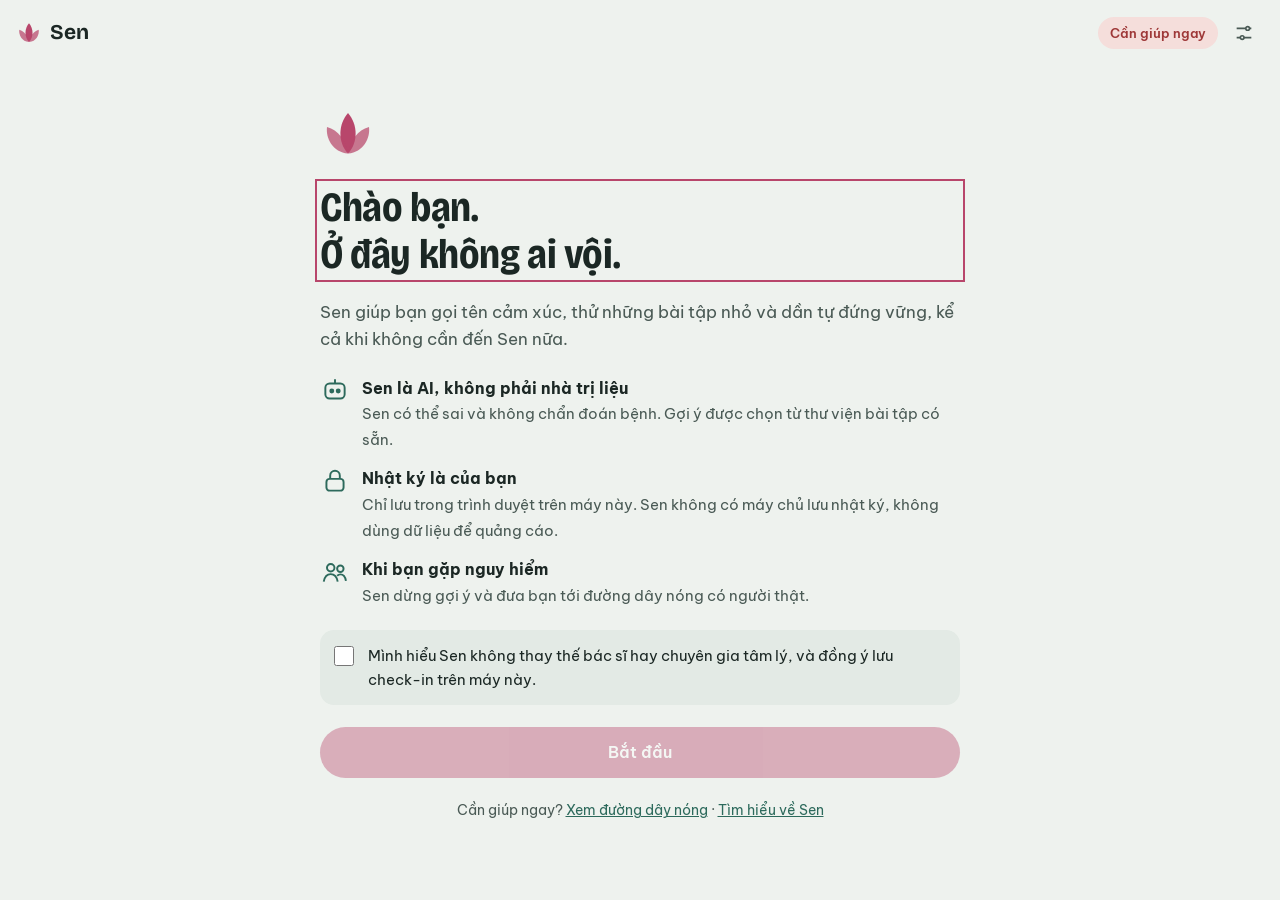
<file: app/index.html>
<!doctype html>
<html lang="vi">
<head>
<meta charset="utf-8">
<meta name="viewport" content="width=device-width, initial-scale=1, viewport-fit=cover">
<title>Sen</title>
<meta name="description" content="Sen — người bạn AI đồng hành chữa lành tâm lý. Check-in cảm xúc mỗi ngày, dữ liệu chỉ lưu trên máy bạn.">
<meta name="theme-color" content="#EEF2EE" media="(prefers-color-scheme: light)">
<meta name="theme-color" content="#0F1513" media="(prefers-color-scheme: dark)">
<link rel="manifest" href="manifest.webmanifest">
<link rel="icon" href="icons/icon.svg" type="image/svg+xml">
<link rel="icon" href="icons/icon-192.png" type="image/png" sizes="192x192">
<link rel="apple-touch-icon" href="icons/apple-touch-icon.png">
<meta name="apple-mobile-web-app-capable" content="yes">
<meta name="mobile-web-app-capable" content="yes">
<meta name="apple-mobile-web-app-status-bar-style" content="default">
<meta name="apple-mobile-web-app-title" content="Sen">
<link rel="preconnect" href="https://fonts.googleapis.com">
<link rel="preconnect" href="https://fonts.gstatic.com" crossorigin>
<link rel="stylesheet" href="https://fonts.googleapis.com/css2?family=Bricolage+Grotesque:opsz,wdth,wght@12..96,75..100,400..800&family=Be+Vietnam+Pro:wght@400;500;600;700&display=swap">
<link rel="stylesheet" href="css/app.css">
</head>
<body>
<div class="intro" id="intro">
  <video muted playsinline preload="auto" disablepictureinpicture disableremoteplayback aria-hidden="true"></video>
  <div class="intro-word" aria-hidden="true"><b>Sen</b><span>Từ bùn, nở thành sen</span></div>
  <button class="intro-skip" type="button">Bỏ qua</button>
</div>
<script src="js/intro.js"></script>
<div class="shell bare" id="shell">
  <aside class="sidebar">
    <a class="brand" href="#/today"><svg viewBox="0 0 40 40" aria-hidden="true"><path d="M20 5C27 13 27.5 26 20 34C12.5 26 13 13 20 5Z" fill="currentColor"/><path d="M20 34C9 33 4 23 5 15C13 17 18.5 25 20 34Z" fill="currentColor" opacity=".72"/><path d="M20 34C31 33 36 23 35 15C27 17 21.5 25 20 34Z" fill="currentColor" opacity=".72"/></svg>Sen</a>
    <nav aria-label="Chính">
      <a href="#/today" data-nav="today"><svg viewBox="0 0 24 24" fill="none" stroke="currentColor" stroke-width="1.8" aria-hidden="true"><circle cx="12" cy="12" r="4"/><path d="M12 2v2M12 20v2M4.9 4.9l1.4 1.4M17.7 17.7l1.4 1.4M2 12h2M20 12h2M4.9 19.1l1.4-1.4M17.7 6.3l1.4-1.4"/></svg>Hôm nay</a>
      <a href="#/journey" data-nav="journey"><svg viewBox="0 0 24 24" fill="none" stroke="currentColor" stroke-width="1.8" aria-hidden="true"><path d="M3 17l5-5 4 3 8-8"/><path d="M15 7h5v5"/></svg>Hành trình</a>
      <a href="#/skills" data-nav="skills"><svg viewBox="0 0 24 24" fill="none" stroke="currentColor" stroke-width="1.8" aria-hidden="true"><path d="M5 19c0-8 6-14 15-14-1 9-7 15-15 14z"/><path d="M5 19l7-7"/></svg>Kỹ năng</a>
      <a href="#/help" data-nav="help"><svg viewBox="0 0 24 24" fill="none" stroke="currentColor" stroke-width="1.8" aria-hidden="true"><path d="M5 4h4l2 5-2.5 1.5a11 11 0 0 0 5 5L15 13l5 2v4a2 2 0 0 1-2 2A16 16 0 0 1 3 6a2 2 0 0 1 2-2"/></svg>Hỗ trợ</a>
      <a href="#/settings" data-nav="settings"><svg viewBox="0 0 24 24" fill="none" stroke="currentColor" stroke-width="1.8" aria-hidden="true"><circle cx="12" cy="12" r="3"/><path d="M19.4 15a1.7 1.7 0 0 0 .3 1.8l.1.1a2 2 0 1 1-2.8 2.8l-.1-.1a1.7 1.7 0 0 0-1.8-.3 1.7 1.7 0 0 0-1 1.5V21a2 2 0 1 1-4 0v-.1A1.7 1.7 0 0 0 9 19.4a1.7 1.7 0 0 0-1.8.3l-.1.1a2 2 0 1 1-2.8-2.8l.1-.1a1.7 1.7 0 0 0 .3-1.8 1.7 1.7 0 0 0-1.5-1H3a2 2 0 1 1 0-4h.1A1.7 1.7 0 0 0 4.6 9a1.7 1.7 0 0 0-.3-1.8l-.1-.1a2 2 0 1 1 2.8-2.8l.1.1a1.7 1.7 0 0 0 1.8.3H9a1.7 1.7 0 0 0 1-1.5V3a2 2 0 1 1 4 0v.1a1.7 1.7 0 0 0 1 1.5 1.7 1.7 0 0 0 1.8-.3l.1-.1a2 2 0 1 1 2.8 2.8l-.1.1a1.7 1.7 0 0 0-.3 1.8V9a1.7 1.7 0 0 0 1.5 1H21a2 2 0 1 1 0 4h-.1a1.7 1.7 0 0 0-1.5 1z"/></svg>Cài đặt</a>
    </nav>
    <div class="side-sos">Cần giúp ngay?<a href="tel:111">Gọi 111 · 24/7</a><a href="tel:0963061414">096 306 1414 · Ngày Mai</a></div>
  </aside>
  <header class="topbar">
    <a class="brand" href="#/today"><svg viewBox="0 0 40 40" aria-hidden="true"><path d="M20 5C27 13 27.5 26 20 34C12.5 26 13 13 20 5Z" fill="currentColor"/><path d="M20 34C9 33 4 23 5 15C13 17 18.5 25 20 34Z" fill="currentColor" opacity=".72"/><path d="M20 34C31 33 36 23 35 15C27 17 21.5 25 20 34Z" fill="currentColor" opacity=".72"/></svg>Sen</a>
    <div class="top-actions">
      <a class="sos-pill" href="#/help">Cần giúp ngay</a>
      <a class="icon-btn" href="#/settings" data-nav="settings" aria-label="Cài đặt"><svg viewBox="0 0 24 24" fill="none" stroke="currentColor" stroke-width="1.8" aria-hidden="true"><path d="M4 7h10M18 7h2M4 17h4M12 17h8"/><circle cx="16" cy="7" r="2"/><circle cx="10" cy="17" r="2"/></svg></a>
    </div>
  </header>
  <main id="main"><div class="view" id="view"><p class="muted">Đang mở Sen…</p></div></main>
  <nav class="tabbar" aria-label="Chính">
    <a href="#/today" data-nav="today"><svg viewBox="0 0 24 24" fill="none" stroke="currentColor" stroke-width="1.8" aria-hidden="true"><circle cx="12" cy="12" r="4"/><path d="M12 2v2M12 20v2M4.9 4.9l1.4 1.4M17.7 17.7l1.4 1.4M2 12h2M20 12h2M4.9 19.1l1.4-1.4M17.7 6.3l1.4-1.4"/></svg>Hôm nay</a>
    <a href="#/journey" data-nav="journey"><svg viewBox="0 0 24 24" fill="none" stroke="currentColor" stroke-width="1.8" aria-hidden="true"><path d="M3 17l5-5 4 3 8-8"/><path d="M15 7h5v5"/></svg>Hành trình</a>
    <a href="#/skills" data-nav="skills"><svg viewBox="0 0 24 24" fill="none" stroke="currentColor" stroke-width="1.8" aria-hidden="true"><path d="M5 19c0-8 6-14 15-14-1 9-7 15-15 14z"/><path d="M5 19l7-7"/></svg>Kỹ năng</a>
    <a href="#/help" data-nav="help"><svg viewBox="0 0 24 24" fill="none" stroke="currentColor" stroke-width="1.8" aria-hidden="true"><path d="M5 4h4l2 5-2.5 1.5a11 11 0 0 0 5 5L15 13l5 2v4a2 2 0 0 1-2 2A16 16 0 0 1 3 6a2 2 0 0 1 2-2"/></svg>Hỗ trợ</a>
  </nav>
</div>
<div class="toast" id="toast" role="status" aria-live="polite"></div>
<dialog id="dialog"></dialog>
<noscript><p style="padding:24px">Sen cần bật JavaScript để chạy.</p></noscript>
<script type="module" src="js/main.js"></script>
</body>
</html>
</file>
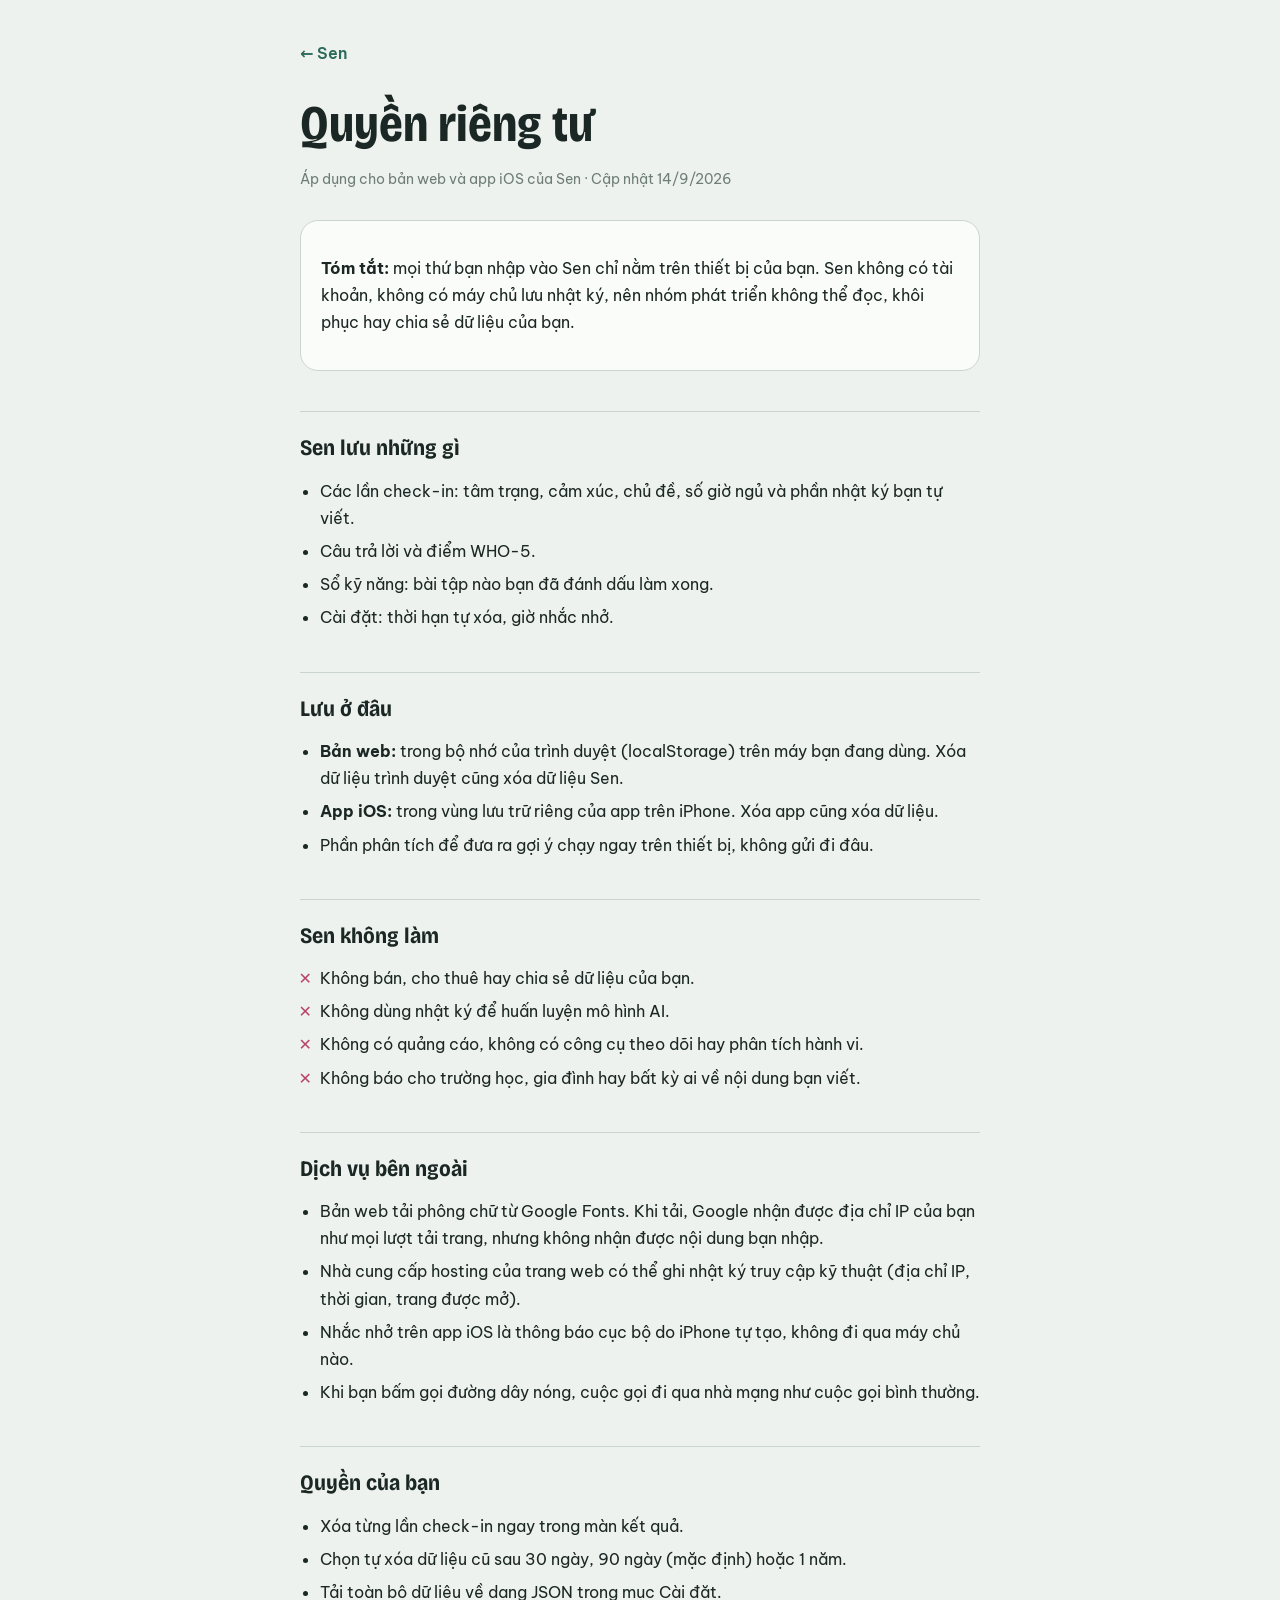
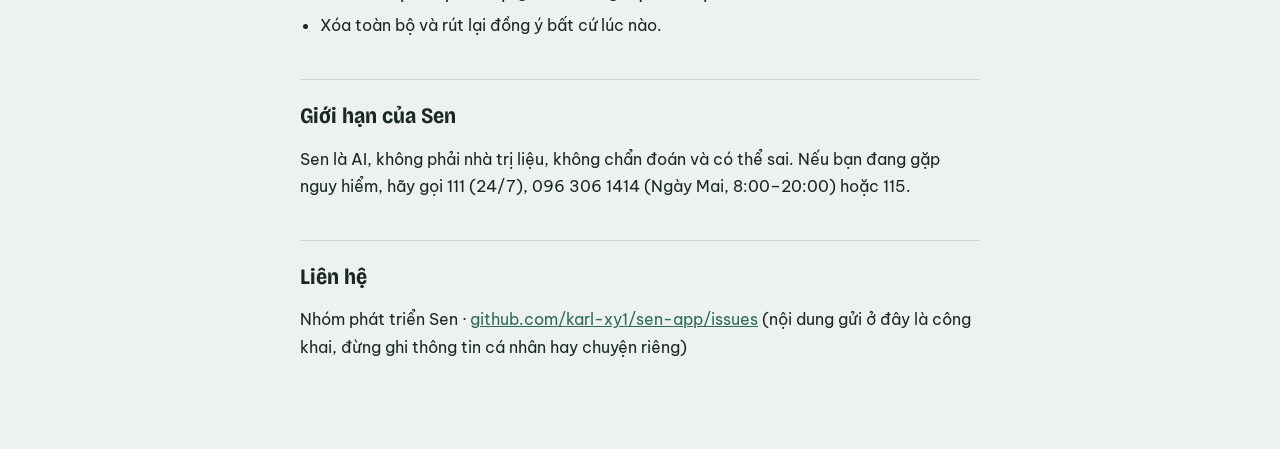
<file: privacy.html>
<!doctype html>
<html lang="vi">
<head>
<meta charset="utf-8">
<meta name="viewport" content="width=device-width, initial-scale=1">
<title>Quyền riêng tư của Sen</title>
<meta name="description" content="Sen lưu dữ liệu ở đâu, không làm gì với dữ liệu của bạn, và cách bạn xóa nó.">
<link rel="icon" href="app/icons/icon.svg" type="image/svg+xml">
<link rel="preconnect" href="https://fonts.googleapis.com">
<link rel="preconnect" href="https://fonts.gstatic.com" crossorigin>
<link rel="stylesheet" href="https://fonts.googleapis.com/css2?family=Bricolage+Grotesque:opsz,wdth,wght@12..96,75..100,400..800&family=Be+Vietnam+Pro:wght@400;500;600;700&display=swap">
<style>
:root{--ground:#EEF2EE;--surface:#FAFCFA;--ink:#1B2724;--ink-2:#4A5A55;--ink-3:#6E7D78;--line:#CAD5CF;--leaf:#2D6A5C;--lotus:#B8466B}
@media (prefers-color-scheme: dark){:root:not([data-theme="light"]){--ground:#0F1513;--surface:#161F1C;--ink:#E2EAE6;--ink-2:#AAB9B3;--ink-3:#83938D;--line:#2F3C37;--leaf:#7CC1AE;--lotus:#EC8DAB}}
:root[data-theme="dark"]{--ground:#0F1513;--surface:#161F1C;--ink:#E2EAE6;--ink-2:#AAB9B3;--ink-3:#83938D;--line:#2F3C37;--leaf:#7CC1AE;--lotus:#EC8DAB}
*{box-sizing:border-box}
body{margin:0;background:var(--ground);color:var(--ink);font:16px/1.7 "Be Vietnam Pro",system-ui,"Segoe UI",sans-serif;padding-inline:20px}
.doc{max-width:680px;margin-inline:auto;padding-block:40px 72px}
a{color:var(--leaf)}
.back{font-weight:600;text-decoration:none}
h1,h2{font-family:"Bricolage Grotesque","Be Vietnam Pro",system-ui,sans-serif;line-height:1.15;text-wrap:balance}
h1{font-size:clamp(2.2rem,6vw,3.2rem);font-variation-settings:"wdth" 84;margin:28px 0 8px}
h2{font-size:22px;font-variation-settings:"wdth" 88;margin:40px 0 10px;padding-top:24px;border-top:1px solid var(--line)}
.meta{color:var(--ink-3);font-size:14px}
.summary{background:var(--surface);border:1px solid var(--line);border-radius:18px;padding:18px 20px;margin-top:28px}
ul{padding-left:20px}
li+li{margin-top:6px}
.no li::marker{content:"✕  ";color:var(--lotus)}
</style>
</head>
<body>
<article class="doc">
  <a class="back" href="./">← Sen</a>
  <h1>Quyền riêng tư</h1>
  <p class="meta">Áp dụng cho bản web và app iOS của Sen · Cập nhật 14/9/2026</p>

  <div class="summary">
    <p><b>Tóm tắt:</b> mọi thứ bạn nhập vào Sen chỉ nằm trên thiết bị của bạn. Sen không có tài khoản, không có máy chủ lưu nhật ký, nên nhóm phát triển không thể đọc, khôi phục hay chia sẻ dữ liệu của bạn.</p>
  </div>

  <h2>Sen lưu những gì</h2>
  <ul>
    <li>Các lần check-in: tâm trạng, cảm xúc, chủ đề, số giờ ngủ và phần nhật ký bạn tự viết.</li>
    <li>Câu trả lời và điểm WHO-5.</li>
    <li>Sổ kỹ năng: bài tập nào bạn đã đánh dấu làm xong.</li>
    <li>Cài đặt: thời hạn tự xóa, giờ nhắc nhở.</li>
  </ul>

  <h2>Lưu ở đâu</h2>
  <ul>
    <li><b>Bản web:</b> trong bộ nhớ của trình duyệt (localStorage) trên máy bạn đang dùng. Xóa dữ liệu trình duyệt cũng xóa dữ liệu Sen.</li>
    <li><b>App iOS:</b> trong vùng lưu trữ riêng của app trên iPhone. Xóa app cũng xóa dữ liệu.</li>
    <li>Phần phân tích để đưa ra gợi ý chạy ngay trên thiết bị, không gửi đi đâu.</li>
  </ul>

  <h2>Sen không làm</h2>
  <ul class="no">
    <li>Không bán, cho thuê hay chia sẻ dữ liệu của bạn.</li>
    <li>Không dùng nhật ký để huấn luyện mô hình AI.</li>
    <li>Không có quảng cáo, không có công cụ theo dõi hay phân tích hành vi.</li>
    <li>Không báo cho trường học, gia đình hay bất kỳ ai về nội dung bạn viết.</li>
  </ul>

  <h2>Dịch vụ bên ngoài</h2>
  <ul>
    <li>Bản web tải phông chữ từ Google Fonts. Khi tải, Google nhận được địa chỉ IP của bạn như mọi lượt tải trang, nhưng không nhận được nội dung bạn nhập.</li>
    <li>Nhà cung cấp hosting của trang web có thể ghi nhật ký truy cập kỹ thuật (địa chỉ IP, thời gian, trang được mở).</li>
    <li>Nhắc nhở trên app iOS là thông báo cục bộ do iPhone tự tạo, không đi qua máy chủ nào.</li>
    <li>Khi bạn bấm gọi đường dây nóng, cuộc gọi đi qua nhà mạng như cuộc gọi bình thường.</li>
  </ul>

  <h2>Quyền của bạn</h2>
  <ul>
    <li>Xóa từng lần check-in ngay trong màn kết quả.</li>
    <li>Chọn tự xóa dữ liệu cũ sau 30 ngày, 90 ngày (mặc định) hoặc 1 năm.</li>
    <li>Tải toàn bộ dữ liệu về dạng JSON trong mục Cài đặt.</li>
    <li>Xóa toàn bộ và rút lại đồng ý bất cứ lúc nào.</li>
  </ul>

  <h2>Giới hạn của Sen</h2>
  <p>Sen là AI, không phải nhà trị liệu, không chẩn đoán và có thể sai. Nếu bạn đang gặp nguy hiểm, hãy gọi 111 (24/7), 096 306 1414 (Ngày Mai, 8:00–20:00) hoặc 115.</p>

  <h2>Liên hệ</h2>
  <p>Nhóm phát triển Sen · <a href="https://github.com/karl-xy1/sen-app/issues">github.com/karl-xy1/sen-app/issues</a> (nội dung gửi ở đây là công khai, đừng ghi thông tin cá nhân hay chuyện riêng)</p>
</article>
</body>
</html>
</file>
<file: app/css/app.css>
:root{
  --ground:#EEF2EE; --surface:#FAFCFA; --sunk:#E3EAE5; --ink:#1B2724; --ink-2:#4A5A55; --ink-3:#6E7D78;
  --line:#CAD5CF; --leaf:#2D6A5C; --leaf-soft:#D5E8E1; --lotus:#B8466B; --lotus-soft:#F5DCE4; --on-accent:#FFFFFF;
  --warn:#8A5410; --warn-soft:#F6E6CD; --crisis:#9E3838; --crisis-soft:#F5DEDB;
  --f-display:"Bricolage Grotesque","Be Vietnam Pro",system-ui,"Segoe UI",sans-serif;
  --f-body:"Be Vietnam Pro",system-ui,-apple-system,"Segoe UI",Roboto,sans-serif;
  --tabbar-h:64px;
}
@media (prefers-color-scheme: dark){
  :root:not([data-theme="light"]){
    --ground:#0F1513; --surface:#161F1C; --sunk:#202B27; --ink:#E2EAE6; --ink-2:#AAB9B3; --ink-3:#83938D;
    --line:#2F3C37; --leaf:#7CC1AE; --leaf-soft:#1E3530; --lotus:#EC8DAB; --lotus-soft:#3A2330; --on-accent:#14201C;
    --warn:#E6B46E; --warn-soft:#382B18; --crisis:#F0968F; --crisis-soft:#3B2222;
  }
}
:root[data-theme="dark"]{
  --ground:#0F1513; --surface:#161F1C; --sunk:#202B27; --ink:#E2EAE6; --ink-2:#AAB9B3; --ink-3:#83938D;
  --line:#2F3C37; --leaf:#7CC1AE; --leaf-soft:#1E3530; --lotus:#EC8DAB; --lotus-soft:#3A2330; --on-accent:#14201C;
  --warn:#E6B46E; --warn-soft:#382B18; --crisis:#F0968F; --crisis-soft:#3B2222;
}
*{box-sizing:border-box}
html,body{margin:0}
body{background:var(--ground);color:var(--ink);font:16px/1.6 var(--f-body);-webkit-font-smoothing:antialiased;-webkit-tap-highlight-color:transparent}
h1,h2,h3,h4{font-family:var(--f-display);margin:0;line-height:1.12;text-wrap:balance}
p{margin:0}
a{color:var(--leaf)}
button,input,textarea,select{font:inherit;color:inherit}
:focus-visible{outline:2px solid var(--lotus);outline-offset:3px}
[hidden]{display:none!important}
.sr{position:absolute;width:1px;height:1px;overflow:hidden;clip:rect(0 0 0 0);white-space:nowrap}
.eyebrow{font-size:12px;font-weight:600;letter-spacing:.12em;text-transform:uppercase;color:var(--ink-3)}
.muted{color:var(--ink-2)}
.small{font-size:13.5px}

/* ---------- shell ---------- */
.shell{min-height:100vh;display:grid;grid-template-columns:1fr}
.sidebar{display:none}
.topbar{position:sticky;top:0;z-index:5;display:flex;align-items:center;justify-content:space-between;gap:12px;padding:calc(env(safe-area-inset-top) + 10px) 16px 10px;background:color-mix(in srgb,var(--ground) 88%,transparent);backdrop-filter:blur(10px);-webkit-backdrop-filter:blur(10px)}
.brand{display:inline-flex;align-items:center;gap:8px;font-family:var(--f-display);font-weight:700;font-size:21px;color:var(--ink);text-decoration:none}
.brand svg{width:26px;height:26px;color:var(--lotus)}
.top-actions{display:flex;align-items:center;gap:6px}
.sos-pill{display:inline-flex;align-items:center;gap:6px;border-radius:999px;padding:6px 12px;background:var(--crisis-soft);color:var(--crisis);font-weight:600;font-size:13px;text-decoration:none}
.icon-btn{display:grid;place-items:center;width:40px;height:40px;border-radius:50%;color:var(--ink-2);text-decoration:none}
.icon-btn svg{width:22px;height:22px}
.icon-btn[aria-current="page"]{color:var(--lotus)}
main{padding-inline:16px;padding-bottom:calc(var(--tabbar-h) + env(safe-area-inset-bottom) + 28px)}
.view{max-width:640px;margin-inline:auto;padding-block:12px 24px;display:flex;flex-direction:column;gap:22px}
.tabbar{position:fixed;left:0;right:0;bottom:0;z-index:5;display:grid;grid-template-columns:repeat(4,1fr);background:var(--surface);border-top:1px solid var(--line);padding-bottom:env(safe-area-inset-bottom)}
.tabbar a{height:var(--tabbar-h);display:flex;flex-direction:column;align-items:center;justify-content:center;gap:3px;font-size:11.5px;font-weight:600;color:var(--ink-3);text-decoration:none}
.tabbar svg{width:22px;height:22px}
.tabbar a[aria-current="page"]{color:var(--leaf)}
.shell.bare .tabbar,.shell.bare .sidebar{display:none!important}
.shell.bare main{padding-bottom:32px}

@media (min-width:880px){
  .shell{grid-template-columns:240px 1fr}
  .shell.bare{grid-template-columns:1fr}
  .topbar{display:none}
  .shell.bare .topbar{display:flex}
  .tabbar{display:none}
  main{padding-bottom:48px;padding-inline:32px}
  .view{padding-block:40px}
  .sidebar{display:flex;flex-direction:column;gap:28px;position:sticky;top:0;height:100vh;padding:28px 20px;border-right:1px solid var(--line)}
  .sidebar nav{display:flex;flex-direction:column;gap:2px}
  .sidebar nav a{display:flex;align-items:center;gap:12px;padding:9px 12px;border-radius:10px;color:var(--ink-2);text-decoration:none;font-weight:500}
  .sidebar nav a svg{width:20px;height:20px}
  .sidebar nav a:hover{background:var(--sunk)}
  .sidebar nav a[aria-current="page"]{background:var(--leaf-soft);color:var(--ink);font-weight:600}
  .side-sos{margin-top:auto;display:flex;flex-direction:column;gap:6px;font-size:13px;color:var(--ink-2)}
  .side-sos a{color:var(--crisis);font-weight:600;text-decoration:none;font-size:15px}
}

/* ---------- type ---------- */
.title{font-size:clamp(1.9rem,6vw,2.6rem);font-weight:700;font-variation-settings:"wdth" 84;letter-spacing:-.01em}
.title-sm{font-size:22px;font-weight:700;font-variation-settings:"wdth" 88}
.lead{font-size:17px;line-height:1.6}
.section{display:flex;flex-direction:column;gap:12px}
.section-head{display:flex;justify-content:space-between;align-items:baseline;gap:12px}
.section-head h2{font-size:19px;font-weight:700}

/* ---------- controls ---------- */
.btn{display:inline-flex;align-items:center;justify-content:center;gap:8px;border:0;border-radius:999px;padding:13px 22px;background:var(--lotus);color:var(--on-accent);font-weight:600;cursor:pointer;text-decoration:none;transition:opacity .2s,transform .1s}
.btn:active{transform:scale(.98)}
.btn:disabled{opacity:.4;cursor:not-allowed}
.btn.block{width:100%}
.btn.ghost{background:transparent;color:var(--ink);border:1px solid var(--line)}
.btn.leaf{background:var(--leaf);color:var(--on-accent)}
.btn.sm{padding:8px 14px;font-size:14px}
.btn.danger{background:transparent;color:var(--crisis);border:1px solid var(--line)}
.link{border:0;background:none;padding:0;color:var(--leaf);font-weight:600;cursor:pointer;text-decoration:underline;text-underline-offset:3px}
.field-label{display:flex;justify-content:space-between;align-items:baseline;gap:8px;font-size:14px;font-weight:600;color:var(--ink-2);margin-bottom:10px}
.field-label small{font-weight:500;color:var(--ink-3);font-size:12.5px}
.mood{display:flex;justify-content:space-between;gap:6px}
.mood label{position:relative;flex:1;display:flex;flex-direction:column;align-items:center;gap:6px;cursor:pointer;font-size:12px;color:var(--ink-3);text-align:center;line-height:1.25}
.mood input{position:absolute;opacity:0;pointer-events:none}
.mood .dot{width:50px;height:50px;border-radius:50%;border:1.5px solid var(--line);display:grid;place-items:center;background:var(--surface);transition:border-color .2s}
.mood .dot i{display:block;border-radius:50%;background:var(--ink-3)}
.mood input:checked + .dot{border:2px solid var(--lotus)}
.mood input:checked + .dot i{background:var(--lotus)}
.mood input:checked ~ span{color:var(--lotus);font-weight:600}
.mood input:focus-visible + .dot{outline:2px solid var(--lotus);outline-offset:2px}
.chips{display:flex;flex-wrap:wrap;gap:8px}
.chips button{border:1px solid var(--line);background:var(--surface);border-radius:999px;padding:7px 14px;font-size:14px;cursor:pointer}
.chips button[aria-pressed="true"]{background:var(--leaf-soft);border-color:var(--leaf);font-weight:600}
input[type=range]{width:100%;accent-color:var(--leaf)}
.scale{display:flex;justify-content:space-between;font-size:12px;color:var(--ink-3);font-variant-numeric:tabular-nums}
textarea{width:100%;min-height:120px;resize:vertical;border:1px solid var(--line);border-radius:14px;background:var(--surface);padding:12px 14px;line-height:1.55}
textarea:focus{border-color:var(--leaf);outline:none}
select{border:1px solid var(--line);border-radius:10px;background:var(--surface);padding:8px 10px}
.switch{display:flex;justify-content:space-between;align-items:center;gap:16px;cursor:pointer}
.switch b{display:block;font-weight:600;font-size:15px}
.switch small{color:var(--ink-3);font-size:13px}
.switch input{appearance:none;-webkit-appearance:none;flex:none;width:48px;height:28px;border-radius:14px;background:var(--line);position:relative;cursor:pointer;margin:0;transition:background .2s}
.switch input::after{content:"";position:absolute;top:3px;left:3px;width:22px;height:22px;border-radius:50%;background:var(--surface);transition:transform .2s}
.switch input:checked{background:var(--leaf)}
.switch input:checked::after{transform:translateX(20px)}
.lockline{display:flex;gap:6px;align-items:center;font-size:13px;color:var(--ink-3)}
.lockline svg{width:15px;height:15px;flex:none}

/* ---------- surfaces ---------- */
.panel{background:var(--surface);border:1px solid var(--line);border-radius:18px;padding:16px 18px;display:flex;flex-direction:column;gap:10px}
.soft{background:var(--sunk);border-radius:16px;padding:14px 16px;display:flex;flex-direction:column;gap:8px}
.promise{list-style:none;margin:0;padding:0;display:flex;flex-direction:column;gap:14px}
.promise li{display:grid;grid-template-columns:30px 1fr;gap:12px;align-items:start}
.promise svg{width:30px;height:30px}
.promise b{display:block}
.promise span{color:var(--ink-2);font-size:14.5px}
.consent{display:grid;grid-template-columns:22px 1fr;gap:12px;align-items:start;background:var(--sunk);padding:14px;border-radius:14px;font-size:14.5px;cursor:pointer}
.consent input{width:20px;height:20px;margin:2px 0 0;accent-color:var(--leaf)}

/* ---------- result ---------- */
.reflect{font-size:18px;line-height:1.6}
details.why{font-size:14px;color:var(--ink-2)}
details.why summary{cursor:pointer;font-weight:600;color:var(--leaf)}
details.why dl{display:grid;grid-template-columns:auto 1fr;gap:4px 14px;margin:10px 0 6px}
details.why dt{color:var(--ink-3)}
details.why dd{margin:0}
.exercise{background:var(--leaf-soft);border-radius:22px;padding:18px;display:flex;flex-direction:column;gap:10px}
.exercise h3{font-size:20px;font-weight:700}
.steps{margin:0;padding-left:20px;display:flex;flex-direction:column;gap:6px}
.row-actions{display:flex;flex-wrap:wrap;gap:10px;align-items:center}
.breath{display:flex;flex-direction:column;align-items:center;gap:12px;padding-block:6px}
.breath-box{position:relative;width:150px;height:150px;border:2px solid var(--leaf);border-radius:16px;display:grid;place-items:center;text-align:center}
.breath-box .phase{font-family:var(--f-display);font-weight:600;font-size:19px;display:block}
.breath-box .count{font-size:13px;color:var(--ink-2);font-variant-numeric:tabular-nums}
.breath-box .runner{position:absolute;width:16px;height:16px;border-radius:50%;background:var(--lotus);top:-9px;left:-9px}
.breath-box.on .runner{animation:box 16s linear infinite}
@keyframes box{0%{top:-9px;left:-9px}25%{top:-9px;left:calc(100% - 7px)}50%{top:calc(100% - 7px);left:calc(100% - 7px)}75%{top:calc(100% - 7px);left:-9px}100%{top:-9px;left:-9px}}
ul.keep{list-style:none;margin:0;padding:0;display:flex;flex-direction:column;gap:10px}
ul.keep li{padding-left:16px;position:relative}
ul.keep li::before{content:"";position:absolute;left:0;top:.65em;width:7px;height:7px;border-radius:50%;background:var(--leaf)}
.note-warn{background:var(--warn-soft);border-radius:16px;padding:14px 16px;display:flex;flex-direction:column;gap:10px}
.note-warn b{color:var(--warn)}
.fine{font-size:13px;color:var(--ink-3);border-top:1px solid var(--line);padding-top:14px;display:flex;justify-content:space-between;gap:12px;align-items:start}
.callbtn{display:grid;grid-template-columns:1fr auto;align-items:center;gap:2px 12px;width:100%;border:1px solid var(--line);background:var(--surface);border-radius:18px;padding:14px 18px;text-decoration:none;color:var(--ink)}
.callbtn.first{background:var(--crisis-soft);border-color:transparent}
.callbtn b{font-size:21px;font-family:var(--f-display);font-variant-numeric:tabular-nums}
.callbtn span{grid-column:1;font-size:13.5px;color:var(--ink-2)}
.callbtn i{grid-row:1/span 2;grid-column:2;font-style:normal;font-weight:700;color:var(--crisis)}

/* ---------- journey ---------- */
.stages{display:grid;grid-template-columns:repeat(4,1fr);gap:8px;position:relative}
.stages::before{content:"";position:absolute;left:12%;right:12%;top:22px;height:1px;background:var(--line)}
.stage{display:flex;flex-direction:column;align-items:center;gap:4px;text-align:center;font-size:12.5px;color:var(--ink-3);position:relative}
.stage .glyph{width:44px;height:44px;border-radius:50%;display:grid;place-items:center;background:var(--ground);border:1px solid var(--line)}
.stage .glyph svg{width:26px;height:26px}
.stage.now{color:var(--ink);font-weight:600}
.stage.now .glyph{border:2px solid var(--lotus)}
.chart svg{width:100%;height:auto;display:block}
.chart text{fill:var(--ink-3);font-size:12px;font-family:var(--f-body)}
.chart-slot{min-height:150px}
.entries{list-style:none;margin:0;padding:0;display:flex;flex-direction:column}
.entries a{display:grid;grid-template-columns:52px 1fr auto;gap:12px;align-items:center;padding:12px 4px;border-top:1px solid var(--line);color:var(--ink);text-decoration:none}
.entries li:last-child a{border-bottom:1px solid var(--line)}
.entries .d{font-variant-numeric:tabular-nums;font-size:13px;color:var(--ink-3);line-height:1.3}
.entries .d b{display:block;font-size:17px;color:var(--ink);font-family:var(--f-display)}
.entries .t{min-width:0}
.entries .t b{display:block;font-weight:600}
.entries .t span{display:block;font-size:13.5px;color:var(--ink-2);overflow:hidden;text-overflow:ellipsis;white-space:nowrap}
.mood-dot{width:12px;height:12px;border-radius:50%;background:var(--leaf)}
.stat{display:flex;align-items:baseline;gap:8px}
.stat b{font-family:var(--f-display);font-size:40px;font-weight:700;font-variant-numeric:tabular-nums;line-height:1}
.empty{color:var(--ink-2);text-align:center;padding:28px 12px;border:1px dashed var(--line);border-radius:16px;display:flex;flex-direction:column;gap:12px;align-items:center}

/* ---------- skills / who5 / settings ---------- */
.list{list-style:none;margin:0;padding:0}
.list a,.list .item{display:flex;justify-content:space-between;align-items:center;gap:12px;padding:14px 4px;border-top:1px solid var(--line);color:var(--ink);text-decoration:none}
.list li:last-child a,.list li:last-child .item{border-bottom:1px solid var(--line)}
.list b{display:block;font-weight:600}
.list span{font-size:13.5px;color:var(--ink-2)}
.list .meta{flex:none;font-size:13px;color:var(--ink-3);font-variant-numeric:tabular-nums}
.q{display:flex;flex-direction:column;gap:10px;padding-block:14px;border-top:1px solid var(--line)}
.q legend{font-weight:600;padding:0;margin-bottom:10px}
.q fieldset{border:0;margin:0;padding:0}
.opts{display:flex;flex-wrap:wrap;gap:6px}
.opts label{position:relative}
.opts input{position:absolute;opacity:0}
.opts span{display:inline-block;border:1px solid var(--line);border-radius:999px;padding:6px 12px;font-size:13.5px;cursor:pointer;background:var(--surface)}
.opts input:checked + span{background:var(--leaf-soft);border-color:var(--leaf);font-weight:600}
.opts input:focus-visible + span{outline:2px solid var(--lotus);outline-offset:2px}

/* ---------- overlays ---------- */
.toast{position:fixed;left:50%;bottom:calc(var(--tabbar-h) + env(safe-area-inset-bottom) + 16px);transform:translate(-50%,16px);background:var(--ink);color:var(--ground);padding:11px 16px;border-radius:12px;font-size:14px;opacity:0;pointer-events:none;transition:opacity .25s,transform .25s;max-width:calc(100% - 32px);z-index:20}
.toast.show{opacity:1;transform:translate(-50%,0)}
@media (min-width:880px){.toast{bottom:24px}}
.nudge{display:flex;justify-content:space-between;align-items:center;gap:12px;background:var(--leaf-soft);border-radius:14px;padding:12px 14px;font-size:14px}
dialog{border:0;border-radius:20px;padding:22px;max-width:min(420px,calc(100% - 32px));background:var(--surface);color:var(--ink)}
dialog::backdrop{background:rgba(10,20,17,.45)}
dialog h2{font-size:20px;margin-bottom:8px}
dialog .row-actions{justify-content:flex-end;margin-top:18px}

@media (prefers-reduced-motion:reduce){
  .breath-box.on .runner{animation:none}
  .toast,.btn{transition:none}
}

/* Đoạn mở đầu: video bay qua đầm sen, phủ toàn màn hình, chạm để bỏ qua (js/intro.js).
   Màu cố định vì nằm trên video, giống nhau ở cả giao diện sáng và tối. Sau 16 giây tự ẩn dù JS có lỗi. */
.intro{position:fixed;inset:0;z-index:100;background:#0d1210 center/cover no-repeat;cursor:pointer;animation:intro-failsafe 0s linear 16s forwards}
.intro video{display:block;width:100%;height:100%;object-fit:cover}
.intro.out{opacity:0;transition:opacity .45s ease}
.intro-word{position:absolute;left:0;right:0;bottom:calc(env(safe-area-inset-bottom,0px) + 9%);display:grid;justify-items:center;gap:6px;color:#fff;text-align:center;text-shadow:0 2px 18px rgba(0,0,0,.45);opacity:0;transform:translateY(10px);transition:opacity .8s ease,transform .8s ease;pointer-events:none}
.intro-word.on{opacity:1;transform:none}
.intro-word b{font:700 46px/1 var(--f-display);font-variation-settings:"wdth" 80;letter-spacing:-.01em}
.intro-word span{font-size:15px;letter-spacing:.04em}
.intro-skip{position:absolute;top:calc(env(safe-area-inset-top,0px) + 14px);right:calc(env(safe-area-inset-right,0px) + 14px);min-height:40px;padding:0 16px;border-radius:999px;border:1px solid rgba(255,255,255,.5);background:rgba(15,21,19,.38);color:#fff;font:600 14px/1 var(--f-body);cursor:pointer;-webkit-backdrop-filter:blur(6px);backdrop-filter:blur(6px)}
.intro-skip:focus-visible{outline:2px solid #fff;outline-offset:3px}
@keyframes intro-failsafe{to{visibility:hidden;pointer-events:none}}
@media (prefers-reduced-motion:reduce){.intro-word{transition:none}}
</file>
